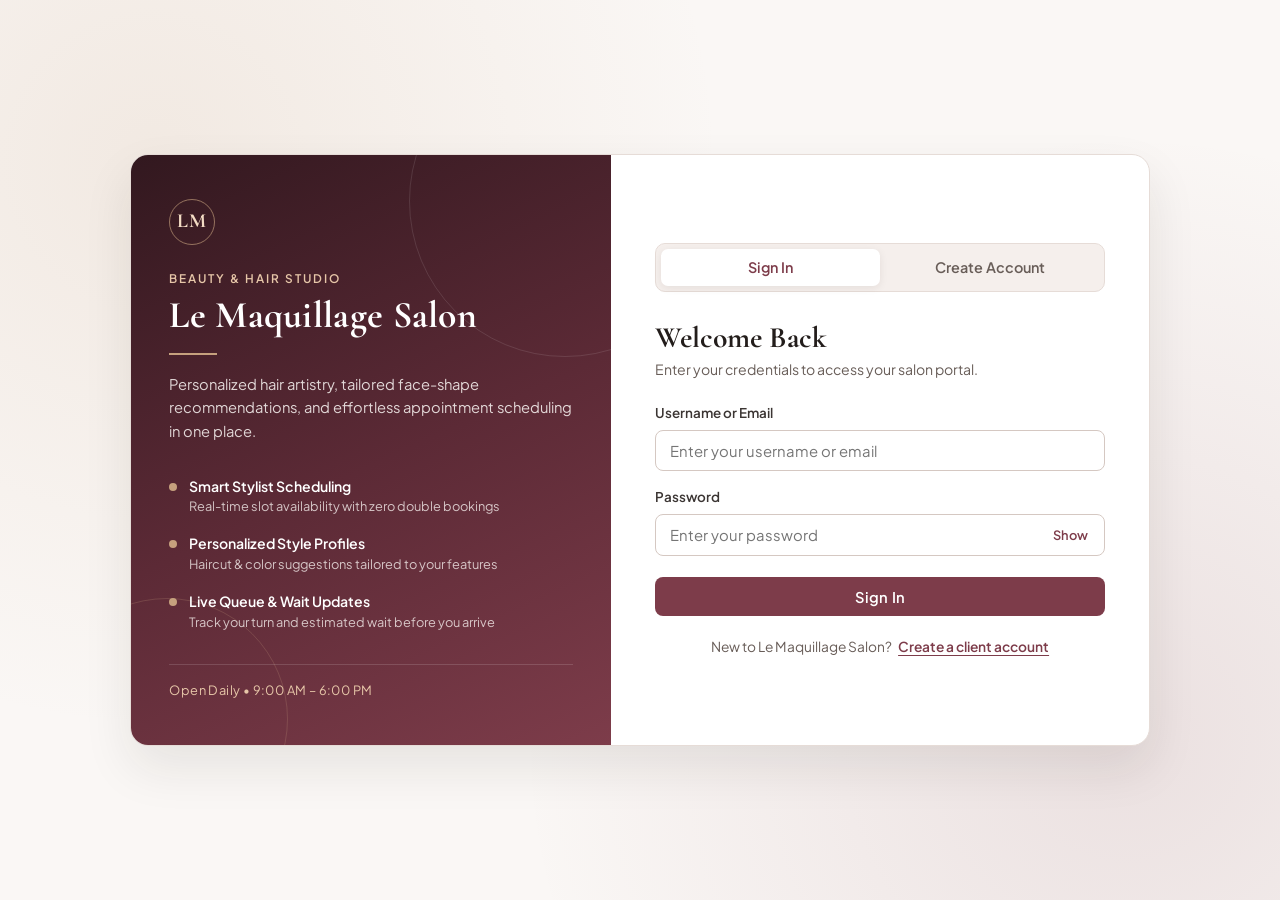
<file: index.html>
<!DOCTYPE html>
<html lang="en">
<head>
  <meta charset="UTF-8">
  <meta name="viewport" content="width=device-width, initial-scale=1.0">
  <title>Le Maquillage Salon - Sign In</title>
  <link rel="preconnect" href="https://fonts.googleapis.com">
  <link rel="preconnect" href="https://fonts.gstatic.com" crossorigin>
  <link href="https://fonts.googleapis.com/css2?family=Cormorant+Garamond:ital,wght@0,600;0,700;1,600&family=Plus+Jakarta+Sans:wght@400;500;600;700&display=swap" rel="stylesheet">
  <link rel="stylesheet" href="style.css">
</head>
<body class="auth-body">

  <main class="auth-wrapper">
    <div class="auth-shell">

      <!-- LEFT PANEL: SALON BRAND SHOWCASE -->
      <aside class="auth-brand-panel">
        <div class="auth-brand-top">
          <div class="auth-monogram">LM</div>
          <span class="auth-eyebrow">Beauty & Hair Studio</span>
          <h1 class="auth-brand-title">Le Maquillage Salon</h1>
          <div class="auth-accent-line"></div>
          <p class="auth-brand-copy">
            Personalized hair artistry, tailored face-shape recommendations, and effortless appointment scheduling in one place.
          </p>
        </div>

        <ul class="auth-highlights">
          <li>
            <span class="highlight-dot"></span>
            <div>
              <strong>Smart Stylist Scheduling</strong>
              <span>Real-time slot availability with zero double bookings</span>
            </div>
          </li>
          <li>
            <span class="highlight-dot"></span>
            <div>
              <strong>Personalized Style Profiles</strong>
              <span>Haircut & color suggestions tailored to your features</span>
            </div>
          </li>
          <li>
            <span class="highlight-dot"></span>
            <div>
              <strong>Live Queue & Wait Updates</strong>
              <span>Track your turn and estimated wait before you arrive</span>
            </div>
          </li>
        </ul>

        <div class="auth-brand-footer">
          <span>Open Daily • 9:00 AM – 6:00 PM</span>
        </div>
      </aside>

      <!-- RIGHT PANEL: TABBED SIGN IN & REGISTRATION -->
      <section class="auth-form-panel">

        <!-- Standard Website Auth Switcher Tabs -->
        <div class="auth-tabs" role="tablist" aria-label="Account access">
          <button type="button" class="auth-tab is-active" id="tab-login" data-auth-tab="login" aria-selected="true">
            Sign In
          </button>
          <button type="button" class="auth-tab" id="tab-register" data-auth-tab="register" aria-selected="false">
            Create Account
          </button>
        </div>

        <!-- [SPRINT 1 - ID 001] LOGIN FORM -->
        <form id="login-form" class="auth-form-view" action="#" method="post">
          <div class="auth-heading">
            <h2>Welcome Back</h2>
            <p>Enter your credentials to access your salon portal.</p>
          </div>

          <div class="form-group">
            <label for="login-identifier">Username or Email</label>
            <input type="text" id="login-identifier" name="identifier" placeholder="Enter your username or email" autocomplete="username" required>
          </div>

          <div class="form-group">
            <label for="login-password">Password</label>
            <div class="password-wrap">
              <input type="password" id="login-password" name="password" placeholder="Enter your password" autocomplete="current-password" required>
              <button type="button" class="password-toggle" data-toggle-password="login-password">Show</button>
            </div>
          </div>

          <button type="submit" class="btn btn-primary btn-auth">Sign In</button>

          <p class="auth-switch-note">
            New to Le Maquillage Salon?
            <button type="button" class="auth-text-link" data-auth-tab="register">Create a client account</button>
          </p>
        </form>

        <!-- [SPRINT 1 - ID 001 <<include>>] CLIENT REGISTRATION FORM -->
        <form id="register-form" class="auth-form-view is-hidden" action="#" method="post">
          <div class="auth-heading">
            <h2>Create Account</h2>
            <p>Register to book appointments, track queues, and view your style gallery.</p>
          </div>
          

          <div class="form-row">
          <div class="form-group">
            <label for="reg-firstname">First Name</label>
            <input type="text" id="reg-firstname" name="first_name"
                   placeholder="e.g., Maria Clara"
                   autocomplete="given-name" maxlength="75" required>
          </div>

         <div class="form-group">
            <label for="reg-lastname">Last Name</label>
            <input type="text" id="reg-lastname" name="last_name"
                   placeholder="e.g., Santos"
                   autocomplete="family-name" maxlength="75" required>
          </div>
        </div>

          <div class="form-row">
            <div class="form-group">
              <label for="reg-username">Username</label>
              <input type="text" id="reg-username" name="username" placeholder="Choose a username" autocomplete="username" required>
            </div>
            <div class="form-group">
              <label for="reg-phone">Phone Number</label>
              <input type="tel" id="reg-phone" name="phone" placeholder="0917-000-0000" autocomplete="tel" required>
            </div>
          </div>

          <div class="form-group">
            <label for="reg-email">Email Address</label>
            <input type="email" id="reg-email" name="email" placeholder="you@example.com" autocomplete="email" required>
          </div>

          <div class="form-group">
            <label for="reg-password">Password</label>
            <div class="password-wrap">
              <input type="password" id="reg-password" name="password" placeholder="Create a password" autocomplete="new-password" required>
              <button type="button" class="password-toggle" data-toggle-password="reg-password">Show</button>
            </div>
          </div>

          <button type="submit" class="btn btn-primary btn-auth">Create Account</button>

          <p class="auth-switch-note">
            Already have an account?
            <button type="button" class="auth-text-link" data-auth-tab="login">Sign in instead</button>
          </p>
        </form>

      </section>

    </div>
  </main>

  <script src="script.js"></script>
</body>
</html>
</file>
<file: style.css>
/* Le Maquillage Salon - Shared Salon Stylesheet */
:root {
  --bg-page: #faf7f5;
  --bg-surface: #ffffff;
  --bg-subtle: #f5efec;
  --ink-primary: #231d1b;
  --ink-secondary: #685d58;
  --border-soft: #e6dcd7;
  --border-input: #d5c8c2;
  --brand-primary: #7d3c4a;
  --brand-hover: #632d39;
  --brand-tint: #f4e8eb;
  --accent-gold: #c6a17e;
  --font-display: "Cormorant Garamond", Georgia, serif;
  --font-sans: "Plus Jakarta Sans", "Segoe UI", Tahoma, sans-serif;
}

* {
  box-sizing: border-box;
  margin: 0;
  padding: 0;
}

html {
  scroll-behavior: smooth;
}

body {
  font-family: var(--font-sans);
  background-color: var(--bg-page);
  color: var(--ink-primary);
  line-height: 1.55;
  -webkit-font-smoothing: antialiased;
}

/* ==============================================================================
   AUTH PAGE (LOGIN & REGISTRATION SPLIT LAYOUT)
   ============================================================================== */
body.auth-body {
  background:
    radial-gradient(circle at 12% 18%, rgba(198, 161, 126, 0.16), transparent 42%),
    radial-gradient(circle at 88% 82%, rgba(125, 60, 74, 0.12), transparent 45%),
    var(--bg-page);
  min-height: 100vh;
  display: flex;
  align-items: center;
  justify-content: center;
  padding: 1.5rem;
}

.auth-wrapper {
  width: 100%;
  max-width: 1020px;
}

.auth-shell {
  display: grid;
  grid-template-columns: 1fr 1.12fr;
  background-color: var(--bg-surface);
  border: 1px solid var(--border-soft);
  border-radius: 18px;
  overflow: hidden;
  box-shadow: 0 22px 50px rgba(35, 29, 27, 0.09);
}

/* Left Brand Showcase Panel */
.auth-brand-panel {
  position: relative;
  background: linear-gradient(155deg, #32181f 0%, #5c2a36 52%, #7d3c4a 100%);
  color: #fdf9f7;
  padding: 2.75rem 2.4rem;
  display: flex;
  flex-direction: column;
  justify-content: space-between;
  gap: 2rem;
  overflow: hidden;
}

.auth-brand-panel::before {
  content: "";
  position: absolute;
  width: 310px;
  height: 310px;
  border-radius: 50%;
  border: 1px solid rgba(255, 255, 255, 0.11);
  top: -110px;
  right: -110px;
  pointer-events: none;
}

.auth-brand-panel::after {
  content: "";
  position: absolute;
  width: 240px;
  height: 240px;
  border-radius: 50%;
  border: 1px solid rgba(198, 161, 126, 0.22);
  bottom: -95px;
  left: -85px;
  pointer-events: none;
}

.auth-monogram {
  width: 46px;
  height: 46px;
  border-radius: 50%;
  border: 1px solid rgba(198, 161, 126, 0.65);
  display: flex;
  align-items: center;
  justify-content: center;
  font-family: var(--font-display);
  font-size: 1.25rem;
  font-weight: 700;
  letter-spacing: 1px;
  color: #f3dcc4;
  margin-bottom: 1.25rem;
}

.auth-eyebrow {
  display: inline-block;
  font-size: 0.74rem;
  font-weight: 600;
  text-transform: uppercase;
  letter-spacing: 2px;
  color: #e6c6a8;
  margin-bottom: 0.35rem;
}

.auth-brand-title {
  font-family: var(--font-display);
  font-size: 2.35rem;
  font-weight: 700;
  line-height: 1.12;
  letter-spacing: 0.3px;
  color: #ffffff;
}

.auth-accent-line {
  width: 48px;
  height: 2px;
  background-color: var(--accent-gold);
  margin: 1.1rem 0;
}

.auth-brand-copy {
  font-size: 0.92rem;
  color: rgba(253, 249, 247, 0.84);
  line-height: 1.6;
}

.auth-highlights {
  list-style: none;
  display: flex;
  flex-direction: column;
  gap: 1rem;
  position: relative;
  z-index: 1;
}

.auth-highlights li {
  display: flex;
  align-items: flex-start;
  gap: 0.75rem;
}

.highlight-dot {
  width: 8px;
  height: 8px;
  border-radius: 50%;
  background-color: var(--accent-gold);
  margin-top: 0.45rem;
  flex-shrink: 0;
}

.auth-highlights strong {
  display: block;
  font-size: 0.88rem;
  font-weight: 600;
  color: #ffffff;
}

.auth-highlights span {
  display: block;
  font-size: 0.8rem;
  color: rgba(253, 249, 247, 0.74);
}

.auth-brand-footer {
  padding-top: 1rem;
  border-top: 1px solid rgba(255, 255, 255, 0.14);
  font-size: 0.8rem;
  letter-spacing: 0.4px;
  color: #e6c6a8;
  position: relative;
  z-index: 1;
}

/* Right Form Panel */
.auth-form-panel {
  padding: 2.5rem 2.75rem;
  display: flex;
  flex-direction: column;
  justify-content: center;
}

.auth-tabs {
  display: grid;
  grid-template-columns: 1fr 1fr;
  background-color: var(--bg-subtle);
  padding: 0.3rem;
  border-radius: 10px;
  margin-bottom: 1.75rem;
  border: 1px solid var(--border-soft);
}

.auth-tab {
  border: none;
  background: transparent;
  padding: 0.6rem 1rem;
  border-radius: 7px;
  font-family: var(--font-sans);
  font-size: 0.9rem;
  font-weight: 600;
  color: var(--ink-secondary);
  cursor: pointer;
  transition: all 0.18s ease;
}

.auth-tab:hover {
  color: var(--ink-primary);
}

.auth-tab.is-active {
  background-color: var(--bg-surface);
  color: var(--brand-primary);
  box-shadow: 0 2px 8px rgba(35, 29, 27, 0.08);
}

.auth-form-view.is-hidden {
  display: none;
}

.auth-heading {
  margin-bottom: 1.4rem;
}

.auth-heading h2 {
  font-family: var(--font-display);
  font-size: 1.85rem;
  font-weight: 700;
  color: var(--ink-primary);
  line-height: 1.2;
}

.auth-heading p {
  font-size: 0.88rem;
  color: var(--ink-secondary);
  margin-top: 0.25rem;
}

.password-wrap {
  position: relative;
  display: flex;
  align-items: center;
}

.password-wrap input {
  padding-right: 4.2rem;
}

.password-toggle {
  position: absolute;
  right: 0.65rem;
  background: transparent;
  border: none;
  font-family: var(--font-sans);
  font-size: 0.8rem;
  font-weight: 600;
  color: var(--brand-primary);
  cursor: pointer;
  padding: 0.25rem 0.4rem;
  border-radius: 4px;
}

.password-toggle:hover {
  background-color: var(--brand-tint);
}

.btn-auth {
  padding: 0.78rem 1.25rem;
  font-size: 0.95rem;
  border-radius: 8px;
  margin-top: 0.35rem;
  letter-spacing: 0.2px;
}

.auth-switch-note {
  margin-top: 1.25rem;
  text-align: center;
  font-size: 0.86rem;
  color: var(--ink-secondary);
}

.auth-text-link {
  background: none;
  border: none;
  font-family: var(--font-sans);
  font-size: 0.86rem;
  font-weight: 600;
  color: var(--brand-primary);
  cursor: pointer;
  text-decoration: underline;
  text-underline-offset: 3px;
  margin-left: 0.25rem;
}

.auth-text-link:hover {
  color: var(--brand-hover);
}

@media (max-width: 820px) {
  .auth-shell {
    grid-template-columns: 1fr;
  }

  .auth-brand-panel {
    padding: 2rem 1.75rem;
  }

  .auth-highlights {
    display: none;
  }

  .auth-form-panel {
    padding: 2rem 1.75rem;
  }
}

/* ==============================================================================
   TOP NAVIGATION BAR (PORTALS)
   ============================================================================== */
.navbar {
  background-color: var(--bg-surface);
  border-bottom: 1px solid var(--border-soft);
  padding: 1rem 1.75rem;
  display: flex;
  justify-content: space-between;
  align-items: center;
  flex-wrap: wrap;
  gap: 0.75rem;
}

.brand-lockup {
  display: flex;
  align-items: center;
  gap: 0.85rem;
}

.nav-monogram {
  width: 38px;
  height: 38px;
  border-radius: 50%;
  background: linear-gradient(145deg, #4a202b, #7d3c4a);
  color: #f3dcc4;
  border: 1px solid rgba(198, 161, 126, 0.55);
  display: flex;
  align-items: center;
  justify-content: center;
  font-family: var(--font-display);
  font-size: 1.05rem;
  font-weight: 700;
  letter-spacing: 0.8px;
  flex-shrink: 0;
}

.brand {
  font-family: var(--font-display);
  font-size: 1.5rem;
  font-weight: 700;
  color: var(--brand-primary);
  letter-spacing: 0.3px;
  line-height: 1.15;
}

.brand span {
  display: block;
  font-family: var(--font-sans);
  font-size: 0.76rem;
  font-weight: 500;
  color: var(--ink-secondary);
  letter-spacing: 0.4px;
}

.nav-user {
  display: flex;
  align-items: center;
  gap: 1rem;
  font-size: 0.9rem;
}

.nav-username {
  font-weight: 600;
  color: var(--ink-primary);
}

.role-tag {
  background-color: var(--brand-tint);
  color: var(--brand-primary);
  padding: 0.25rem 0.65rem;
  border-radius: 999px;
  font-weight: 600;
  font-size: 0.75rem;
  text-transform: uppercase;
  letter-spacing: 0.5px;
}

/* ==============================================================================
   LEFT-SIDE DOCKED "BOOK AN APPOINTMENT" TAB
   ============================================================================== */
.left-booking-tab {
  position: fixed;
  left: 0;
  top: 50%;
  transform: translateY(-50%);
  z-index: 900;
  writing-mode: vertical-rl;
  text-orientation: mixed;
  background: linear-gradient(180deg, #4a202b 0%, #7d3c4a 100%);
  color: #fdf9f7;
  border: 1px solid rgba(198, 161, 126, 0.55);
  border-left: none;
  border-radius: 0 12px 12px 0;
  padding: 1.1rem 0.65rem;
  font-family: var(--font-sans);
  font-size: 0.84rem;
  font-weight: 700;
  letter-spacing: 0.8px;
  text-transform: uppercase;
  cursor: pointer;
  display: flex;
  align-items: center;
  gap: 0.55rem;
  box-shadow: 4px 6px 20px rgba(50, 24, 31, 0.22);
  transition: padding-left 0.18s ease, background 0.18s ease, box-shadow 0.18s ease;
}

.left-booking-tab .tab-icon {
  writing-mode: horizontal-tb;
  font-size: 1rem;
}

.left-booking-tab:hover {
  padding-left: 0.95rem;
  background: linear-gradient(180deg, #32181f 0%, #632d39 100%);
  box-shadow: 6px 10px 26px rgba(50, 24, 31, 0.3);
}

@media (max-width: 768px) {
  .left-booking-tab {
    top: auto;
    bottom: 1rem;
    left: 1rem;
    transform: none;
    writing-mode: horizontal-tb;
    border-left: 1px solid rgba(198, 161, 126, 0.55);
    border-radius: 999px;
    padding: 0.72rem 1.15rem;
  }

  .left-booking-tab:hover {
    padding-left: 1.15rem;
  }
}

/* ==============================================================================
   BOOK AN APPOINTMENT & SERVICES MODAL OVERLAYS
   ============================================================================== */
.modal-backdrop {
  position: fixed;
  inset: 0;
  z-index: 1100;
  background:
    radial-gradient(circle at 20% 20%, rgba(125, 60, 74, 0.35), transparent 55%),
    rgba(30, 20, 23, 0.74);
  backdrop-filter: blur(5px);
  display: flex;
  align-items: flex-start;
  justify-content: center;
  padding: 1.5rem 1.25rem;
  overflow-y: auto;
}

.modal-backdrop[hidden] {
  display: none;
}

.modal-dialog {
  background-color: var(--bg-surface);
  border: 1px solid var(--border-soft);
  border-radius: 16px;
  width: 100%;
  max-width: 580px;
  margin: auto;
  padding: 1.85rem 2rem;
  box-shadow: 0 28px 60px rgba(20, 12, 14, 0.35);
  animation: modalFadeIn 0.2s ease-out;
}

.modal-dialog-wide {
  max-width: 1040px;
  padding: 1.35rem 1.6rem;
}

.modal-dialog-wide .modal-top {
  padding-bottom: 0.65rem;
  margin-bottom: 0.85rem;
}

.modal-dialog-wide .form-group {
  margin-bottom: 0.7rem;
}

.modal-dialog-wide .style-grid {
  gap: 0.75rem;
  margin-top: 0.75rem;
}

.modal-dialog-wide .style-card {
  padding: 0.85rem;
  gap: 0.45rem;
}

.modal-dialog-wide .pagination-bar {
  margin-top: 0.85rem;
  padding-top: 0.75rem;
}

.walkin-picker-btn {
  width: 100%;
  padding: 0.68rem 0.85rem;
  font-size: 0.93rem;
  background-color: var(--bg-surface);
  border: 1px solid var(--border-input);
  color: var(--ink-primary);
  display: flex;
  justify-content: space-between;
  align-items: center;
  gap: 0.5rem;
  text-align: left;
}

.walkin-picker-btn:hover {
  border-color: var(--brand-primary);
  background-color: var(--brand-tint);
  color: var(--brand-primary);
}

.walkin-picker-btn.has-selection {
  border-color: var(--brand-primary);
  background-color: var(--brand-tint);
  color: var(--brand-primary);
}

.picker-chevron {
  font-size: 0.8rem;
  opacity: 0.75;
  flex-shrink: 0;
}

@keyframes modalFadeIn {
  from {
    opacity: 0;
    transform: translateY(10px) scale(0.98);
  }
  to {
    opacity: 1;
    transform: translateY(0) scale(1);
  }
}

.modal-top {
  display: flex;
  justify-content: space-between;
  align-items: flex-start;
  gap: 1rem;
  padding-bottom: 0.85rem;
  margin-bottom: 1.25rem;
  border-bottom: 1px solid #f0eae8;
}

.modal-top h2 {
  font-family: var(--font-display);
  font-size: 1.65rem;
  font-weight: 700;
  color: var(--ink-primary);
  line-height: 1.15;
}

.modal-subtitle {
  font-size: 0.85rem;
  color: var(--ink-secondary);
  margin-top: 0.25rem;
}

.modal-close {
  background: var(--bg-subtle);
  border: 1px solid var(--border-soft);
  color: var(--ink-primary);
  width: 34px;
  height: 34px;
  border-radius: 50%;
  font-size: 1.35rem;
  line-height: 1;
  cursor: pointer;
  display: flex;
  align-items: center;
  justify-content: center;
  flex-shrink: 0;
  transition: background-color 0.16s ease, color 0.16s ease;
}

.modal-close:hover {
  background-color: var(--brand-primary);
  color: #ffffff;
}

/* ==============================================================================
   PORTAL HERO BANNER & CONTAINERS
   ============================================================================== */
.container {
  max-width: 1120px;
  margin: 2rem auto;
  padding: 0 1.25rem 0 2.75rem;
  display: flex;
  flex-direction: column;
  gap: 1.5rem;
}

@media (max-width: 768px) {
  .container {
    padding: 0 1.25rem 4.5rem;
  }
}

.portal-hero {
  position: relative;
  background: linear-gradient(135deg, #32181f 0%, #5c2a36 55%, #7d3c4a 100%);
  color: #fdf9f7;
  border-radius: 14px;
  padding: 2rem 2.25rem;
  box-shadow: 0 14px 32px rgba(50, 24, 31, 0.14);
  overflow: hidden;
  display: flex;
  flex-direction: column;
  gap: 1.35rem;
}

.portal-hero::after {
  content: "";
  position: absolute;
  width: 260px;
  height: 260px;
  border-radius: 50%;
  border: 1px solid rgba(198, 161, 126, 0.22);
  top: -95px;
  right: -75px;
  pointer-events: none;
}

.portal-eyebrow {
  display: inline-block;
  font-size: 0.72rem;
  font-weight: 600;
  text-transform: uppercase;
  letter-spacing: 2px;
  color: #e6c6a8;
  margin-bottom: 0.3rem;
}

.portal-hero-text h1 {
  font-family: var(--font-display);
  font-size: 2rem;
  font-weight: 700;
  line-height: 1.15;
  color: #ffffff;
}

.portal-hero-text p {
  font-size: 0.9rem;
  color: rgba(253, 249, 247, 0.84);
  max-width: 640px;
  margin-top: 0.35rem;
}

.portal-nav-pills {
  display: flex;
  flex-wrap: wrap;
  gap: 0.5rem;
  position: relative;
  z-index: 1;
}

.nav-pill {
  text-decoration: none;
  font-family: var(--font-sans);
  font-size: 0.8rem;
  font-weight: 600;
  color: #fdf9f7;
  background-color: rgba(255, 255, 255, 0.12);
  border: 1px solid rgba(255, 255, 255, 0.2);
  padding: 0.38rem 0.85rem;
  border-radius: 999px;
  cursor: pointer;
  transition: background-color 0.16s ease, border-color 0.16s ease;
}

.nav-pill:hover {
  background-color: rgba(198, 161, 126, 0.28);
  border-color: #e6c6a8;
}

.grid-2 {
  display: grid;
  grid-template-columns: repeat(auto-fit, minmax(310px, 1fr));
  gap: 1.5rem;
}

.card {
  background-color: var(--bg-surface);
  border: 1px solid var(--border-soft);
  border-radius: 12px;
  padding: 1.5rem;
  box-shadow: 0 4px 16px rgba(35, 29, 27, 0.03);
}

.card-header {
  margin-bottom: 1.15rem;
  padding-bottom: 0.75rem;
  border-bottom: 1px solid #f0eae8;
}

.card-kicker {
  display: inline-block;
  font-size: 0.72rem;
  font-weight: 700;
  text-transform: uppercase;
  letter-spacing: 1.4px;
  color: var(--brand-primary);
  margin-bottom: 0.15rem;
}

.card-header h2 {
  font-family: var(--font-display);
  font-size: 1.45rem;
  font-weight: 700;
  color: var(--ink-primary);
}

.card-header p {
  font-size: 0.85rem;
  color: var(--ink-secondary);
  margin-top: 0.2rem;
}

/* ==============================================================================
   FORMS & INPUTS
   ============================================================================== */
.form-group {
  margin-bottom: 1rem;
}

.form-row {
  display: grid;
  grid-template-columns: repeat(auto-fit, minmax(160px, 1fr));
  gap: 1rem;
}

label {
  display: block;
  font-size: 0.84rem;
  font-weight: 600;
  margin-bottom: 0.35rem;
  color: #3b3533;
}

input,
select,
textarea {
  width: 100%;
  padding: 0.68rem 0.85rem;
  border: 1px solid var(--border-input);
  border-radius: 8px;
  font-family: var(--font-sans);
  font-size: 0.93rem;
  background-color: var(--bg-surface);
  color: var(--ink-primary);
  transition: border-color 0.16s ease, box-shadow 0.16s ease;
}

input:focus,
select:focus,
textarea:focus {
  outline: none;
  border-color: var(--brand-primary);
  box-shadow: 0 0 0 3px rgba(125, 60, 74, 0.12);
}

textarea {
  min-height: 5rem;
  resize: vertical;
}

input[readonly],
input:disabled,
select:disabled,
textarea:disabled {
  background-color: var(--bg-subtle);
  color: var(--ink-secondary);
  cursor: not-allowed;
}

/* ==============================================================================
   BUTTONS
   ============================================================================== */
.btn {
  display: inline-block;
  padding: 0.65rem 1.2rem;
  border: none;
  border-radius: 8px;
  font-family: var(--font-sans);
  font-size: 0.92rem;
  font-weight: 600;
  cursor: pointer;
  text-decoration: none;
  text-align: center;
  transition: background-color 0.16s ease, color 0.16s ease, border-color 0.16s ease;
}

.btn-primary {
  background-color: var(--brand-primary);
  color: #ffffff;
  width: 100%;
}

.btn-primary:hover {
  background-color: var(--brand-hover);
}

.btn-outline {
  background-color: transparent;
  border: 1px solid var(--brand-primary);
  color: var(--brand-primary);
  padding: 0.42rem 0.88rem;
  font-size: 0.85rem;
}

.btn-outline:hover {
  background-color: var(--brand-tint);
}

.btn-outline:disabled {
  opacity: 0.45;
  cursor: not-allowed;
}

.btn-sm {
  padding: 0.28rem 0.55rem;
  font-size: 0.78rem;
  border-radius: 5px;
}

.btn-danger {
  background-color: transparent;
  border: 1px solid #9e2a2b;
  color: #9e2a2b;
}

.btn-danger:hover {
  background-color: #fbe8e8;
}

.action-group {
  display: flex;
  flex-wrap: wrap;
  gap: 0.45rem;
  align-items: center;
}

/* ==============================================================================
   TABLES & BADGES
   ============================================================================== */
.table-wrap {
  overflow-x: auto;
}

table {
  width: 100%;
  border-collapse: collapse;
  font-size: 0.9rem;
}

th,
td {
  text-align: left;
  padding: 0.75rem 0.85rem;
  border-bottom: 1px solid #eee7e4;
}

th {
  background-color: var(--bg-subtle);
  font-weight: 600;
  color: #4a4341;
}

tfoot td {
  background-color: var(--bg-subtle);
  font-weight: 700;
  color: var(--ink-primary);
  border-top: 1px solid var(--border-soft);
}

.price-cell {
  font-weight: 600;
  color: var(--brand-primary);
}

.badge {
  display: inline-block;
  padding: 0.2rem 0.55rem;
  border-radius: 999px;
  font-size: 0.78rem;
  font-weight: 600;
  white-space: nowrap;
}

.badge-confirmed,
.badge-available,
.badge-completed {
  background-color: #e4f3ea;
  color: #1f6e43;
}

.badge-waiting {
  background-color: #fef3c7;
  color: #92400e;
}

.badge-in-service {
  background-color: #e0e7ff;
  color: #3730a3;
}

.badge-walkin {
  background-color: var(--brand-tint);
  color: var(--brand-primary);
}

.badge-online {
  background-color: #e0f2fe;
  color: #075985;
}

.badge-unavailable,
.badge-cancelled {
  background-color: #fbe8e8;
  color: #9e2a2b;
}

.badge-neutral {
  background-color: #f3eeec;
  color: #4a4341;
}

.badge-popular {
  background-color: #fdf2e9;
  color: #8c5319;
  border: 1px solid rgba(198, 161, 126, 0.45);
}

.notice {
  background-color: var(--bg-subtle);
  border-left: 3px solid var(--brand-primary);
  padding: 0.75rem 1rem;
  font-size: 0.86rem;
  color: #4a4341;
  border-radius: 6px;
  margin-bottom: 1rem;
}

.sub-divider {
  margin-top: 1.5rem;
  padding-top: 1.25rem;
  border-top: 1px solid #f0eae8;
}

.sub-divider h3 {
  font-size: 1rem;
  color: var(--ink-primary);
  margin-bottom: 0.75rem;
}

/* ==============================================================================
   SERVICES & PRICES 3x3 GRID + PAGINATION
   ============================================================================== */
.style-grid {
  display: grid;
  grid-template-columns: repeat(3, minmax(0, 1fr));
  gap: 1rem;
  margin-top: 1rem;
}

@media (max-width: 920px) {
  .style-grid {
    grid-template-columns: repeat(2, minmax(0, 1fr));
  }
}

@media (max-width: 600px) {
  .style-grid {
    grid-template-columns: 1fr;
  }
}

.style-card {
  border: 1px solid var(--border-soft);
  border-radius: 10px;
  padding: 1.05rem;
  display: flex;
  flex-direction: column;
  gap: 0.6rem;
  cursor: pointer;
  background-color: var(--bg-surface);
  transition: border-color 0.16s ease, box-shadow 0.16s ease, transform 0.14s ease, background-color 0.16s ease;
}

.style-card:hover {
  border-color: var(--brand-primary);
  box-shadow: 0 8px 20px rgba(125, 60, 74, 0.09);
  transform: translateY(-2px);
}

.style-card.is-selected {
  border: 2px solid var(--brand-primary);
  background-color: #fbf5f6;
}

.style-card-top {
  display: flex;
  justify-content: space-between;
  align-items: flex-start;
  gap: 0.5rem;
}

.style-card h4 {
  font-size: 1.02rem;
  color: var(--ink-primary);
  line-height: 1.25;
}

.popular-star {
  display: inline-flex;
  align-items: center;
  justify-content: center;
  width: 22px;
  height: 22px;
  border-radius: 50%;
  background-color: #fdf2e9;
  border: 1px solid rgba(198, 161, 126, 0.55);
  color: #c88a2b;
  font-size: 0.85rem;
  line-height: 1;
  flex-shrink: 0;
  margin-left: auto;
}

.style-card p {
  font-size: 0.85rem;
  color: #4a4341;
  flex-grow: 1;
}

.tag-row {
  display: flex;
  flex-wrap: wrap;
  gap: 0.35rem;
}

.style-section-title {
  grid-column: 1 / -1;
  font-size: 0.95rem;
  color: #4a4341;
  margin-top: 0.25rem;
  padding-bottom: 0.35rem;
  border-bottom: 1px solid #f0eae8;
}

.style-services {
  border-top: 1px solid var(--border-soft);
  padding-top: 0.6rem;
  display: flex;
  flex-direction: column;
  gap: 0.32rem;
  font-size: 0.84rem;
}

.service-line,
.service-total {
  display: flex;
  justify-content: space-between;
  gap: 0.75rem;
  align-items: baseline;
}

.service-line small,
.service-total small {
  color: var(--ink-secondary);
  font-size: 0.75rem;
  margin-left: 0.25rem;
}

.service-total {
  margin-top: 0.15rem;
  padding-top: 0.4rem;
  border-top: 1px dashed var(--border-soft);
  font-weight: 600;
}

.service-total strong {
  color: var(--brand-primary);
}

.style-card-footer {
  display: flex;
  justify-content: space-between;
  align-items: center;
  gap: 0.5rem;
  padding-top: 0.45rem;
  border-top: 1px solid #f3ece9;
}

.select-hint {
  font-size: 0.76rem;
  font-weight: 600;
  color: var(--ink-secondary);
}

.style-card.is-selected .select-hint {
  color: var(--brand-primary);
}

/* Pagination Bar */
.pagination-bar {
  display: flex;
  justify-content: space-between;
  align-items: center;
  flex-wrap: wrap;
  gap: 0.75rem;
  margin-top: 1.25rem;
  padding-top: 1rem;
  border-top: 1px solid #f0eae8;
}

.pagination-info {
  font-size: 0.84rem;
  color: var(--ink-secondary);
}

.pagination-buttons {
  display: flex;
  flex-wrap: wrap;
  gap: 0.35rem;
  align-items: center;
}

.page-btn {
  border: 1px solid var(--border-input);
  background-color: var(--bg-surface);
  color: var(--ink-primary);
  font-family: var(--font-sans);
  font-size: 0.82rem;
  font-weight: 600;
  padding: 0.35rem 0.72rem;
  border-radius: 6px;
  cursor: pointer;
  transition: background-color 0.15s ease, color 0.15s ease, border-color 0.15s ease;
}

.page-btn:hover:not(:disabled) {
  border-color: var(--brand-primary);
  background-color: var(--brand-tint);
  color: var(--brand-primary);
}

.page-btn.is-active {
  background-color: var(--brand-primary);
  border-color: var(--brand-primary);
  color: #ffffff;
}

.page-btn:disabled {
  opacity: 0.45;
  cursor: not-allowed;
}

/* ==============================================================================
   SPRINT 4 REPORTS (KPI CARDS & PEAK HOUR BARS)
   ============================================================================== */
.report-kpi-grid {
  display: grid;
  grid-template-columns: repeat(auto-fit, minmax(190px, 1fr));
  gap: 0.9rem;
}

.kpi-box {
  background-color: var(--bg-subtle);
  border: 1px solid var(--border-soft);
  border-radius: 10px;
  padding: 0.9rem 1.05rem;
  display: flex;
  flex-direction: column;
  gap: 0.25rem;
}

.kpi-label {
  font-size: 0.76rem;
  font-weight: 600;
  text-transform: uppercase;
  letter-spacing: 0.6px;
  color: var(--ink-secondary);
}

.kpi-value {
  font-size: 1.25rem;
  font-weight: 700;
  color: var(--brand-primary);
  line-height: 1.25;
}

.kpi-value-sm {
  font-size: 0.98rem;
  color: var(--ink-primary);
}

.hour-bar-wrap {
  display: flex;
  align-items: center;
  gap: 0.6rem;
  min-width: 150px;
}

.hour-bar-track {
  flex-grow: 1;
  height: 8px;
  background-color: var(--bg-subtle);
  border-radius: 999px;
  overflow: hidden;
  border: 1px solid var(--border-soft);
}

.hour-bar-fill {
  height: 100%;
  background: linear-gradient(90deg, var(--brand-primary), var(--accent-gold));
  border-radius: 999px;
}

.hour-bar-pct {
  font-size: 0.78rem;
  font-weight: 600;
  color: var(--ink-secondary);
  min-width: 36px;
  text-align: right;
}

/* ==============================================================================
   SPRINT 3 MODULES (INVENTORY USAGE & GALLERY)
   ============================================================================== */
.usage-row {
  display: grid;
  grid-template-columns: 1fr 110px auto;
  gap: 0.6rem;
  align-items: center;
  margin-bottom: 0.6rem;
}

@media (max-width: 560px) {
  .usage-row {
    grid-template-columns: 1fr 90px;
  }
  .usage-row .btn {
    grid-column: 1 / -1;
  }
}

.usage-add {
  margin-bottom: 1.25rem;
}

.thumb {
  width: 64px;
  height: 64px;
  object-fit: cover;
  border-radius: 6px;
  border: 1px solid var(--border-soft);
  cursor: zoom-in;
  display: block;
}

.photo-grid {
  display: grid;
  grid-template-columns: repeat(auto-fill, minmax(220px, 1fr));
  gap: 1rem;
}

.photo-card {
  border: 1px solid var(--border-soft);
  border-radius: 10px;
  overflow: hidden;
  background-color: var(--bg-surface);
}

.photo-card img {
  display: block;
  width: 100%;
  height: 220px;
  object-fit: cover;
  cursor: zoom-in;
}

.photo-meta {
  padding: 0.75rem;
  display: flex;
  flex-direction: column;
  gap: 0.35rem;
  align-items: flex-start;
}

.photo-meta p {
  font-size: 0.88rem;
  color: var(--ink-primary);
}

.photo-meta small {
  color: var(--ink-secondary);
}

.viewer-overlay {
  position: fixed;
  inset: 0;
  background-color: rgba(0, 0, 0, 0.82);
  display: flex;
  flex-direction: column;
  align-items: center;
  justify-content: center;
  padding: 1rem;
  z-index: 1200;
  cursor: zoom-out;
}

.viewer-overlay img {
  max-width: 100%;
  max-height: 85vh;
  border-radius: 6px;
}

.viewer-overlay p {
  color: #ffffff;
  margin-top: 0.75rem;
  font-size: 0.9rem;
}

/* ==============================================================================
   RECEPTIONIST DASHBOARD SHELL (SIDEBAR + TOPBAR + 3-COLUMN BENTO GRID)
   ============================================================================== */
body.rec-shell-body {
  background-color: var(--bg-page);
  color: var(--ink-primary);
}

.rec-app {
  display: flex;
  min-height: 100vh;
}

/* Left Sidebar */
.rec-sidebar {
  width: 235px;
  flex-shrink: 0;
  background-color: var(--bg-surface);
  border-right: 1px solid var(--border-soft);
  display: flex;
  flex-direction: column;
  justify-content: space-between;
  padding: 1.25rem 0.9rem;
  position: sticky;
  top: 0;
  height: 100vh;
  overflow-y: auto;
  z-index: 950;
}

.rec-sidebar-top {
  display: flex;
  align-items: center;
  justify-content: space-between;
  padding: 0 0.45rem 1.25rem;
  border-bottom: 1px solid #f0eae8;
}

.rec-brand {
  display: flex;
  align-items: center;
  gap: 0.7rem;
  text-decoration: none;
  color: var(--ink-primary);
}

.rec-brand-mark {
  width: 36px;
  height: 36px;
  border-radius: 10px;
  background: linear-gradient(145deg, #4a202b, #7d3c4a);
  color: #f3dcc4;
  border: 1px solid rgba(198, 161, 126, 0.55);
  display: flex;
  align-items: center;
  justify-content: center;
  font-family: var(--font-display);
  font-size: 1.05rem;
  font-weight: 700;
  flex-shrink: 0;
}

.rec-brand-text strong {
  display: block;
  font-family: var(--font-display);
  font-size: 1.15rem;
  font-weight: 700;
  color: var(--brand-primary);
  line-height: 1.1;
}

.rec-brand-text span {
  display: block;
  font-size: 0.72rem;
  color: var(--ink-secondary);
}

.rec-sidebar-close {
  display: none;
  background: transparent;
  border: none;
  font-size: 1.4rem;
  color: var(--ink-secondary);
  cursor: pointer;
}

.rec-nav {
  display: flex;
  flex-direction: column;
  gap: 1.1rem;
  margin-top: 1.1rem;
  flex-grow: 1;
}

.rec-nav-group {
  display: flex;
  flex-direction: column;
  gap: 0.22rem;
}

.rec-nav-heading {
  font-size: 0.68rem;
  font-weight: 700;
  letter-spacing: 1.2px;
  color: var(--ink-secondary);
  padding: 0 0.7rem 0.25rem;
  text-transform: uppercase;
}

.rec-nav-item {
  width: 100%;
  display: flex;
  align-items: center;
  gap: 0.72rem;
  padding: 0.58rem 0.75rem;
  border: none;
  border-radius: 10px;
  background: transparent;
  color: var(--ink-secondary);
  font-family: var(--font-sans);
  font-size: 0.88rem;
  font-weight: 500;
  text-decoration: none;
  text-align: left;
  cursor: pointer;
  transition: background-color 0.16s ease, color 0.16s ease;
}

.rec-nav-item svg {
  width: 17px;
  height: 17px;
  stroke: currentColor;
  fill: none;
  stroke-width: 1.9;
  stroke-linecap: round;
  stroke-linejoin: round;
  flex-shrink: 0;
}

.rec-nav-item:hover {
  background-color: var(--bg-subtle);
  color: var(--ink-primary);
}

.rec-nav-item.is-active {
  background-color: var(--brand-tint);
  color: var(--brand-primary);
  font-weight: 700;
}

.rec-sidebar-footer {
  padding-top: 0.9rem;
  border-top: 1px solid #f0eae8;
}

.rec-logout-link:hover {
  background-color: #fbe8e8;
  color: #9e2a2b;
}

/* Main Workspace & Topbar */
.rec-workspace {
  flex-grow: 1;
  min-width: 0;
  display: flex;
  flex-direction: column;
}

.rec-topbar {
  background-color: var(--bg-surface);
  border-bottom: 1px solid var(--border-soft);
  padding: 0.85rem 1.65rem;
  display: flex;
  align-items: center;
  justify-content: space-between;
  gap: 1rem;
  position: sticky;
  top: 0;
  z-index: 800;
}

.rec-topbar-left {
  display: flex;
  align-items: center;
  gap: 0.75rem;
  flex-grow: 1;
  max-width: 440px;
}

.rec-menu-btn {
  display: none;
  background: var(--bg-subtle);
  border: 1px solid var(--border-soft);
  border-radius: 8px;
  padding: 0.42rem 0.65rem;
  font-size: 1.1rem;
  cursor: pointer;
  color: var(--ink-primary);
}

.rec-search-box {
  position: relative;
  width: 100%;
  display: flex;
  align-items: center;
}

.rec-search-box svg {
  position: absolute;
  left: 0.8rem;
  width: 16px;
  height: 16px;
  stroke: var(--ink-secondary);
  fill: none;
  stroke-width: 2;
  pointer-events: none;
}

.rec-search-box input {
  background-color: var(--bg-subtle);
  border: 1px solid transparent;
  border-radius: 10px;
  padding: 0.55rem 0.85rem 0.55rem 2.3rem;
  font-size: 0.86rem;
}

.rec-search-box input:focus {
  background-color: var(--bg-surface);
  border-color: var(--brand-primary);
}

.rec-topbar-right {
  display: flex;
  align-items: center;
  gap: 1rem;
}

.rec-notif-wrap {
  position: relative;
}

.rec-icon-btn {
  position: relative;
  width: 38px;
  height: 38px;
  border-radius: 50%;
  border: 1px solid var(--border-soft);
  background-color: var(--bg-surface);
  color: var(--ink-primary);
  display: flex;
  align-items: center;
  justify-content: center;
  cursor: pointer;
  transition: background-color 0.16s ease, border-color 0.16s ease;
}

.rec-icon-btn:hover {
  background-color: var(--brand-tint);
  border-color: var(--brand-primary);
  color: var(--brand-primary);
}

.rec-icon-btn svg {
  width: 18px;
  height: 18px;
  stroke: currentColor;
  fill: none;
  stroke-width: 1.9;
}

.rec-notif-dot {
  position: absolute;
  top: -3px;
  right: -3px;
  min-width: 18px;
  height: 18px;
  padding: 0 4px;
  border-radius: 999px;
  background-color: var(--brand-primary);
  color: #ffffff;
  font-size: 0.68rem;
  font-weight: 700;
  display: flex;
  align-items: center;
  justify-content: center;
}

.rec-notif-dot[hidden] {
  display: none;
}

.rec-notif-popover {
  position: absolute;
  right: 0;
  top: calc(100% + 0.5rem);
  width: 300px;
  background-color: var(--bg-surface);
  border: 1px solid var(--border-soft);
  border-radius: 12px;
  box-shadow: 0 16px 36px rgba(35, 29, 27, 0.14);
  z-index: 1000;
  overflow: hidden;
}

.rec-notif-popover[hidden] {
  display: none;
}

.rec-notif-header {
  padding: 0.75rem 1rem;
  background-color: var(--bg-subtle);
  border-bottom: 1px solid var(--border-soft);
  font-size: 0.84rem;
}

.rec-notif-list {
  max-height: 260px;
  overflow-y: auto;
  display: flex;
  flex-direction: column;
}

.rec-notif-item {
  padding: 0.7rem 1rem;
  border-bottom: 1px solid #f2ece9;
  font-size: 0.82rem;
  color: var(--ink-primary);
  background: transparent;
  border-left: none;
  border-right: none;
  border-top: none;
  text-align: left;
  cursor: pointer;
}

.rec-notif-item:hover {
  background-color: var(--bg-page);
}

.rec-profile-chip {
  display: flex;
  align-items: center;
  gap: 0.7rem;
}

.rec-profile-meta {
  text-align: right;
  line-height: 1.2;
}

.rec-profile-meta .nav-username {
  display: block;
  font-size: 0.88rem;
  font-weight: 700;
  color: var(--ink-primary);
}

.rec-profile-role {
  font-size: 0.75rem;
  color: var(--ink-secondary);
}

.rec-avatar-circle {
  width: 38px;
  height: 38px;
  border-radius: 50%;
  background: linear-gradient(145deg, #4a202b, #7d3c4a);
  color: #fdf9f7;
  font-size: 0.82rem;
  font-weight: 700;
  display: flex;
  align-items: center;
  justify-content: center;
  flex-shrink: 0;
}

/* Main Panel Container */
.rec-main {
  padding: 1.4rem 1.65rem 2.25rem;
  max-width: 1380px;
  width: 100%;
  margin: 0 auto;
}

.rec-panel[hidden] {
  display: none;
}

/* 3-Column Bento Grid */
.rec-bento-grid {
  display: grid;
  grid-template-columns: 1.15fr 1fr 0.95fr;
  gap: 1.25rem;
  align-items: stretch;
}

.rec-bento-col {
  display: flex;
  flex-direction: column;
  gap: 1.25rem;
}

.rec-widget {
  background-color: var(--bg-surface);
  border: 1px solid var(--border-soft);
  border-radius: 16px;
  padding: 1.25rem;
  box-shadow: 0 4px 16px rgba(35, 29, 27, 0.03);
}

.rec-widget-tall {
  height: 100%;
  background-color: var(--bg-subtle);
}

.rec-widget-head {
  display: flex;
  align-items: center;
  justify-content: space-between;
  gap: 0.75rem;
  margin-bottom: 1rem;
}

.rec-widget-head h2 {
  font-family: var(--font-sans);
  font-size: 1.05rem;
  font-weight: 700;
  color: var(--ink-primary);
}

/* Pill Buttons */
.rec-pill-btn {
  display: inline-flex;
  align-items: center;
  justify-content: center;
  gap: 0.45rem;
  padding: 0.44rem 0.85rem;
  border-radius: 8px;
  border: none;
  font-family: var(--font-sans);
  font-size: 0.78rem;
  font-weight: 600;
  cursor: pointer;
  transition: background-color 0.16s ease, transform 0.12s ease;
}

.rec-pill-dark {
  background-color: var(--brand-primary);
  color: #ffffff;
}

.rec-pill-dark:hover {
  background-color: var(--brand-hover);
}

.rec-pill-full {
  width: 100%;
  justify-content: space-between;
  padding: 0.5rem 0.8rem;
}

/* Feed Highlight Card */
.rec-feed-highlight {
  background: linear-gradient(135deg, var(--brand-tint) 0%, #f9efe9 100%);
  border: 1px solid rgba(125, 60, 74, 0.18);
  border-radius: 12px;
  padding: 1rem;
}

.rec-feed-top {
  display: flex;
  align-items: flex-start;
  justify-content: space-between;
  gap: 0.75rem;
}

.rec-feed-kicker {
  font-size: 0.8rem;
  font-weight: 700;
  color: var(--brand-primary);
  margin-bottom: 0.55rem;
}

.rec-person-row {
  display: flex;
  align-items: center;
  gap: 0.7rem;
}

.rec-mini-avatar {
  width: 38px;
  height: 38px;
  border-radius: 50%;
  background-color: #ffffff;
  border: 1.5px solid var(--accent-gold);
  color: var(--brand-primary);
  font-size: 0.8rem;
  font-weight: 700;
  display: flex;
  align-items: center;
  justify-content: center;
  flex-shrink: 0;
}

.rec-person-row strong {
  display: block;
  font-size: 0.9rem;
  color: var(--ink-primary);
}

.rec-person-row span {
  display: block;
  font-size: 0.78rem;
  color: var(--ink-secondary);
}

.rec-feed-footer {
  margin-top: 0.85rem;
  padding-top: 0.75rem;
  border-top: 1px solid rgba(125, 60, 74, 0.14);
  display: flex;
  align-items: baseline;
  justify-content: space-between;
  gap: 0.5rem;
  font-size: 0.8rem;
  color: var(--ink-secondary);
}

.rec-feed-amount {
  font-size: 1.15rem;
  font-weight: 700;
  color: var(--ink-primary);
}

/* Customers Cards */
.rec-customer-cards {
  display: grid;
  grid-template-columns: repeat(2, minmax(0, 1fr));
  gap: 0.85rem;
}

.rec-cust-card {
  background-color: var(--bg-subtle);
  border: 1px solid var(--border-soft);
  border-radius: 12px;
  padding: 0.85rem;
  display: flex;
  flex-direction: column;
  justify-content: space-between;
  gap: 0.75rem;
}

.rec-cust-status {
  align-self: flex-end;
  background-color: var(--bg-surface);
  border: 1px solid var(--border-soft);
  border-radius: 999px;
  padding: 0.16rem 0.55rem;
  font-size: 0.7rem;
  font-weight: 600;
  color: var(--brand-primary);
}

/* Today's Bookings Stack */
.rec-bookings-stack {
  display: flex;
  flex-direction: column;
  gap: 0.7rem;
}

.rec-booking-item {
  border: 1px solid var(--border-soft);
  border-radius: 12px;
  padding: 0.8rem 0.95rem;
  background-color: var(--bg-surface);
}

.rec-booking-top {
  display: flex;
  align-items: center;
  justify-content: space-between;
  gap: 0.5rem;
  padding-bottom: 0.55rem;
  border-bottom: 1px solid #f2ece9;
  font-size: 0.84rem;
}

.rec-booking-time {
  font-weight: 700;
  color: var(--ink-primary);
}

.rec-booking-client {
  font-weight: 700;
  color: var(--ink-primary);
}

.rec-booking-bottom {
  display: flex;
  align-items: center;
  justify-content: space-between;
  gap: 0.5rem;
  padding-top: 0.5rem;
  font-size: 0.78rem;
  color: var(--ink-secondary);
}

/* Calendar Widget */
.rec-cal-box {
  background-color: var(--bg-subtle);
  border: 1px solid var(--border-soft);
  border-radius: 12px;
  padding: 0.9rem;
}

.rec-cal-nav {
  display: flex;
  align-items: center;
  justify-content: space-between;
  margin-bottom: 0.75rem;
  font-size: 0.88rem;
}

.rec-cal-arrow {
  background: transparent;
  border: none;
  font-size: 1.2rem;
  line-height: 1;
  color: var(--ink-primary);
  cursor: pointer;
  padding: 0.15rem 0.45rem;
  border-radius: 6px;
}

.rec-cal-arrow:hover {
  background-color: var(--brand-tint);
  color: var(--brand-primary);
}

.rec-cal-weekdays,
.rec-cal-days {
  display: grid;
  grid-template-columns: repeat(7, 1fr);
  text-align: center;
  gap: 0.25rem;
}

.rec-cal-weekdays span {
  font-size: 0.74rem;
  font-weight: 700;
  color: var(--ink-secondary);
  padding-bottom: 0.35rem;
}

.rec-cal-day {
  border: none;
  background: transparent;
  height: 30px;
  border-radius: 999px;
  font-family: var(--font-sans);
  font-size: 0.78rem;
  font-weight: 500;
  color: var(--ink-primary);
  cursor: pointer;
  position: relative;
}

.rec-cal-day:hover:not(:disabled) {
  background-color: var(--brand-tint);
  color: var(--brand-primary);
}

.rec-cal-day.is-selected {
  background-color: var(--brand-primary);
  color: #ffffff;
  font-weight: 700;
}

.rec-cal-day.has-appts::after {
  content: "";
  position: absolute;
  bottom: 3px;
  left: 50%;
  transform: translateX(-50%);
  width: 4px;
  height: 4px;
  border-radius: 50%;
  background-color: var(--accent-gold);
}

.rec-cal-agenda {
  margin-top: 0.85rem;
  display: flex;
  flex-direction: column;
  gap: 0.45rem;
}

.rec-agenda-row {
  display: flex;
  align-items: center;
  justify-content: space-between;
  gap: 0.6rem;
  padding: 0.5rem 0.75rem;
  border-radius: 8px;
  font-size: 0.8rem;
  color: var(--ink-primary);
}

.rec-agenda-row strong {
  color: var(--ink-secondary);
  font-weight: 600;
}

.rec-agenda-open {
  background-color: var(--brand-tint);
  color: var(--brand-primary);
  font-weight: 700;
  cursor: pointer;
}

.rec-agenda-open strong {
  color: var(--brand-primary);
}

/* Revenue Sub-Cards */
.rec-revenue-grid {
  display: grid;
  grid-template-columns: repeat(2, minmax(0, 1fr));
  gap: 0.85rem;
}

.rec-rev-card {
  background-color: var(--bg-subtle);
  border: 1px solid var(--border-soft);
  border-radius: 12px;
  padding: 0.9rem;
  display: flex;
  flex-direction: column;
  gap: 0.55rem;
}

.rec-rev-badge {
  width: 32px;
  height: 32px;
  border-radius: 50%;
  background-color: var(--brand-tint);
  color: var(--brand-primary);
  display: flex;
  align-items: center;
  justify-content: center;
  font-size: 0.9rem;
  font-weight: 700;
}

.rec-rev-label {
  font-size: 0.78rem;
  color: var(--ink-secondary);
}

.rec-rev-value {
  font-size: 1.2rem;
  font-weight: 700;
  color: var(--ink-primary);
}

/* Stylists Right Column */
.rec-stylists-stack {
  display: flex;
  flex-direction: column;
  gap: 0.9rem;
}

.rec-stylist-card {
  background-color: var(--bg-surface);
  border: 1px solid var(--border-soft);
  border-radius: 14px;
  overflow: hidden;
}

.rec-stylist-alert {
  background-color: var(--brand-tint);
  color: var(--brand-primary);
  font-size: 0.74rem;
  font-weight: 700;
  padding: 0.42rem 0.9rem;
  border-bottom: 1px solid rgba(125, 60, 74, 0.14);
}

.rec-stylist-body {
  padding: 0.95rem;
}

.rec-stylist-avatar {
  width: 40px;
  height: 40px;
  border-radius: 50%;
  background-color: var(--ink-primary);
  color: #ffffff;
  font-size: 0.82rem;
  font-weight: 700;
  display: flex;
  align-items: center;
  justify-content: center;
  flex-shrink: 0;
}

.rec-stylist-steps {
  margin-top: 0.8rem;
  padding-left: 0.45rem;
  display: flex;
  flex-direction: column;
  gap: 0.42rem;
  font-size: 0.78rem;
  color: var(--ink-secondary);
}

.rec-step {
  display: flex;
  align-items: center;
  gap: 0.55rem;
}

.rec-step-dot {
  width: 8px;
  height: 8px;
  border-radius: 50%;
  background-color: var(--border-input);
  flex-shrink: 0;
}

.rec-step.is-current {
  color: var(--ink-primary);
  font-weight: 700;
}

.rec-step.is-current .rec-step-dot {
  background-color: var(--brand-primary);
  box-shadow: 0 0 0 3px var(--brand-tint);
}

.rec-stylist-status-bar {
  margin-top: 0.8rem;
  padding: 0.52rem 0.75rem;
  border-radius: 8px;
  font-size: 0.78rem;
  font-weight: 600;
  display: flex;
  align-items: center;
  justify-content: space-between;
  gap: 0.5rem;
}

.rec-status-open {
  background-color: var(--brand-tint);
  color: var(--brand-primary);
}

.rec-status-break {
  background-color: var(--bg-subtle);
  color: var(--ink-secondary);
}

/* Responsive Breakpoints for Receptionist Dashboard */
@media (max-width: 1120px) {
  .rec-bento-grid {
    grid-template-columns: 1fr 1fr;
  }

  .rec-bento-col:last-child {
    grid-column: 1 / -1;
  }
}

@media (max-width: 820px) {
  .rec-sidebar {
    position: fixed;
    left: 0;
    top: 0;
    transform: translateX(-100%);
    transition: transform 0.2s ease;
    box-shadow: 12px 0 32px rgba(35, 29, 27, 0.16);
  }

  .rec-sidebar.is-open {
    transform: translateX(0);
  }

  .rec-sidebar-close,
  .rec-menu-btn {
    display: inline-flex;
    align-items: center;
    justify-content: center;
  }

  .rec-bento-grid,
  .rec-customer-cards,
  .rec-revenue-grid {
    grid-template-columns: 1fr;
  }
}

/* ==============================================================================
   STYLIST STUDIO WORKSPACE (LEFT SIDEBAR + ARTISTRY CHAIR DASHBOARD)
   ============================================================================== */
body.sty-shell-body {
  background-color: var(--bg-page);
  color: var(--ink-primary);
}

.sty-app {
  display: flex;
  min-height: 100vh;
}

/* Left Sidebar */
.sty-sidebar {
  width: 230px;
  flex-shrink: 0;
  background-color: var(--bg-surface);
  border-right: 1px solid var(--border-soft);
  display: flex;
  flex-direction: column;
  justify-content: space-between;
  padding: 1.25rem 0.9rem;
  position: sticky;
  top: 0;
  height: 100vh;
  overflow-y: auto;
  z-index: 950;
}

.sty-sidebar-top {
  display: flex;
  align-items: center;
  justify-content: space-between;
  padding: 0 0.45rem 1.25rem;
  border-bottom: 1px solid #f0eae8;
}

.sty-brand {
  display: flex;
  align-items: center;
  gap: 0.7rem;
  text-decoration: none;
  color: var(--ink-primary);
}

.sty-brand-mark {
  width: 36px;
  height: 36px;
  border-radius: 50%;
  background: linear-gradient(145deg, #4a202b, #7d3c4a);
  color: #f3dcc4;
  border: 1px solid rgba(198, 161, 126, 0.55);
  display: flex;
  align-items: center;
  justify-content: center;
  font-family: var(--font-display);
  font-size: 1.05rem;
  font-weight: 700;
  flex-shrink: 0;
}

.sty-brand-text strong {
  display: block;
  font-family: var(--font-display);
  font-size: 1.15rem;
  font-weight: 700;
  color: var(--brand-primary);
  line-height: 1.1;
}

.sty-brand-text span {
  display: block;
  font-size: 0.72rem;
  color: var(--ink-secondary);
}

.sty-sidebar-close {
  display: none;
  background: transparent;
  border: none;
  font-size: 1.4rem;
  color: var(--ink-secondary);
  cursor: pointer;
}

.sty-nav {
  display: flex;
  flex-direction: column;
  gap: 1.15rem;
  margin-top: 1.15rem;
  flex-grow: 1;
}

.sty-nav-group {
  display: flex;
  flex-direction: column;
  gap: 0.24rem;
}

.sty-nav-heading {
  font-size: 0.68rem;
  font-weight: 700;
  letter-spacing: 1.2px;
  color: var(--ink-secondary);
  padding: 0 0.7rem 0.25rem;
  text-transform: uppercase;
}

.sty-nav-item {
  width: 100%;
  display: flex;
  align-items: center;
  gap: 0.72rem;
  padding: 0.58rem 0.75rem;
  border: none;
  border-radius: 10px;
  background: transparent;
  color: var(--ink-secondary);
  font-family: var(--font-sans);
  font-size: 0.88rem;
  font-weight: 500;
  text-decoration: none;
  text-align: left;
  cursor: pointer;
  transition: background-color 0.16s ease, color 0.16s ease;
}

.sty-nav-item svg {
  width: 17px;
  height: 17px;
  stroke: currentColor;
  fill: none;
  stroke-width: 1.9;
  stroke-linecap: round;
  stroke-linejoin: round;
  flex-shrink: 0;
}

.sty-nav-item:hover {
  background-color: var(--bg-subtle);
  color: var(--ink-primary);
}

.sty-nav-item.is-active {
  background-color: var(--brand-tint);
  color: var(--brand-primary);
  font-weight: 700;
}

.sty-sidebar-footer {
  padding-top: 0.9rem;
  border-top: 1px solid #f0eae8;
}

.sty-logout-link:hover {
  background-color: #fbe8e8;
  color: #9e2a2b;
}

/* Workspace & Topbar */
.sty-workspace {
  flex-grow: 1;
  min-width: 0;
  display: flex;
  flex-direction: column;
}

.sty-topbar {
  background-color: var(--bg-surface);
  border-bottom: 1px solid var(--border-soft);
  padding: 0.85rem 1.65rem;
  display: flex;
  align-items: center;
  justify-content: space-between;
  gap: 1rem;
  position: sticky;
  top: 0;
  z-index: 800;
}

.sty-topbar-left {
  display: flex;
  align-items: center;
  gap: 0.75rem;
  flex-grow: 1;
  max-width: 440px;
}

.sty-menu-btn {
  display: none;
  background: var(--bg-subtle);
  border: 1px solid var(--border-soft);
  border-radius: 8px;
  padding: 0.42rem 0.65rem;
  font-size: 1.1rem;
  cursor: pointer;
  color: var(--ink-primary);
}

.sty-search-box {
  position: relative;
  width: 100%;
  display: flex;
  align-items: center;
}

.sty-search-box svg {
  position: absolute;
  left: 0.8rem;
  width: 16px;
  height: 16px;
  stroke: var(--ink-secondary);
  fill: none;
  stroke-width: 2;
  pointer-events: none;
}

.sty-search-box input {
  background-color: var(--bg-subtle);
  border: 1px solid transparent;
  border-radius: 10px;
  padding: 0.55rem 0.85rem 0.55rem 2.3rem;
  font-size: 0.86rem;
}

.sty-search-box input:focus {
  background-color: var(--bg-surface);
  border-color: var(--brand-primary);
}

.sty-topbar-right {
  display: flex;
  align-items: center;
  gap: 1rem;
}

.sty-shift-pill {
  background-color: var(--bg-subtle);
  border: 1px solid var(--border-soft);
  color: var(--ink-primary);
  font-size: 0.78rem;
  font-weight: 600;
  padding: 0.36rem 0.8rem;
  border-radius: 999px;
  white-space: nowrap;
}

.sty-profile-chip {
  display: flex;
  align-items: center;
  gap: 0.7rem;
}

.sty-profile-meta {
  text-align: right;
  line-height: 1.2;
}

.sty-profile-meta .nav-username {
  display: block;
  font-size: 0.88rem;
  font-weight: 700;
  color: var(--ink-primary);
}

.sty-profile-role {
  font-size: 0.75rem;
  color: var(--ink-secondary);
}

.sty-avatar-circle {
  width: 38px;
  height: 38px;
  border-radius: 50%;
  background: linear-gradient(145deg, #4a202b, #7d3c4a);
  color: #f3dcc4;
  border: 1px solid rgba(198, 161, 126, 0.55);
  font-size: 0.82rem;
  font-weight: 700;
  display: flex;
  align-items: center;
  justify-content: center;
  flex-shrink: 0;
}

/* Main Content Area */
.sty-main {
  padding: 1.45rem 1.65rem 2.5rem;
  max-width: 1320px;
  width: 100%;
  margin: 0 auto;
}

.sty-panel[hidden] {
  display: none;
}

/* Editorial Studio Header Banner */
.sty-hero-banner {
  position: relative;
  background: linear-gradient(135deg, #32181f 0%, #5c2a36 55%, #7d3c4a 100%);
  color: #fdf9f7;
  border-radius: 16px;
  padding: 1.75rem 2rem;
  display: flex;
  align-items: center;
  justify-content: space-between;
  flex-wrap: wrap;
  gap: 1.25rem;
  overflow: hidden;
  box-shadow: 0 14px 30px rgba(50, 24, 31, 0.14);
  margin-bottom: 1.25rem;
}

.sty-hero-banner::after {
  content: "";
  position: absolute;
  width: 240px;
  height: 240px;
  border-radius: 50%;
  border: 1px solid rgba(198, 161, 126, 0.24);
  top: -85px;
  right: -60px;
  pointer-events: none;
}

.sty-hero-eyebrow {
  display: inline-block;
  font-size: 0.72rem;
  font-weight: 600;
  text-transform: uppercase;
  letter-spacing: 2px;
  color: #e6c6a8;
  margin-bottom: 0.28rem;
}

.sty-hero-copy h1 {
  font-family: var(--font-display);
  font-size: 1.95rem;
  font-weight: 700;
  line-height: 1.15;
  color: #ffffff;
}

.sty-hero-copy p {
  font-size: 0.88rem;
  color: rgba(253, 249, 247, 0.84);
  max-width: 580px;
  margin-top: 0.3rem;
}

.sty-hero-actions {
  display: flex;
  flex-wrap: wrap;
  gap: 0.65rem;
  position: relative;
  z-index: 1;
}

.sty-hero-btn {
  border-radius: 9px;
  padding: 0.62rem 1.05rem;
  font-family: var(--font-sans);
  font-size: 0.84rem;
  font-weight: 600;
  cursor: pointer;
  transition: background-color 0.16s ease, border-color 0.16s ease;
}

.sty-hero-btn-solid {
  background-color: #f3dcc4;
  color: #32181f;
  border: 1px solid #f3dcc4;
}

.sty-hero-btn-solid:hover {
  background-color: #ffffff;
}

.sty-hero-btn-ghost {
  background-color: rgba(255, 255, 255, 0.12);
  color: #fdf9f7;
  border: 1px solid rgba(255, 255, 255, 0.28);
}

.sty-hero-btn-ghost:hover {
  background-color: rgba(198, 161, 126, 0.28);
  border-color: #e6c6a8;
}

/* 4-Card KPI Ribbon */
.sty-stats-ribbon {
  display: grid;
  grid-template-columns: repeat(4, minmax(0, 1fr));
  gap: 1rem;
  margin-bottom: 1.25rem;
}

.sty-stat-card {
  background-color: var(--bg-surface);
  border: 1px solid var(--border-soft);
  border-radius: 14px;
  padding: 1.05rem 1.2rem;
  display: flex;
  flex-direction: column;
  gap: 0.25rem;
  box-shadow: 0 4px 14px rgba(35, 29, 27, 0.03);
}

.sty-stat-label {
  font-size: 0.74rem;
  font-weight: 700;
  text-transform: uppercase;
  letter-spacing: 0.8px;
  color: var(--ink-secondary);
}

.sty-stat-value {
  font-family: var(--font-display);
  font-size: 1.75rem;
  font-weight: 700;
  color: var(--brand-primary);
  line-height: 1.15;
}

.sty-stat-value-sm {
  font-family: var(--font-sans);
  font-size: 1.08rem;
  padding: 0.25rem 0;
  color: var(--ink-primary);
}

.sty-stat-sub {
  font-size: 0.78rem;
  color: var(--ink-secondary);
}

/* Asymmetric 2-Zone Studio Grid */
.sty-studio-grid {
  display: grid;
  grid-template-columns: 1.45fr 1fr;
  gap: 1.25rem;
  align-items: start;
}

.sty-studio-primary,
.sty-studio-aside {
  display: flex;
  flex-direction: column;
  gap: 1.25rem;
}

.sty-surface-card {
  background-color: var(--bg-surface);
  border: 1px solid var(--border-soft);
  border-radius: 14px;
  padding: 1.35rem;
  box-shadow: 0 4px 16px rgba(35, 29, 27, 0.03);
}

.sty-surface-head {
  display: flex;
  align-items: flex-start;
  justify-content: space-between;
  gap: 0.75rem;
  padding-bottom: 0.85rem;
  margin-bottom: 1rem;
  border-bottom: 1px solid #f0eae8;
}

.sty-surface-head h2 {
  font-family: var(--font-display);
  font-size: 1.38rem;
  font-weight: 700;
  color: var(--ink-primary);
  line-height: 1.15;
}

/* Vertical Chair Timeline */
.sty-timeline {
  display: flex;
  flex-direction: column;
  gap: 0.85rem;
}

.sty-tl-item {
  display: grid;
  grid-template-columns: 78px 18px 1fr;
  gap: 0.65rem;
  align-items: stretch;
}

.sty-tl-time {
  font-size: 0.82rem;
  font-weight: 700;
  color: var(--ink-primary);
  padding-top: 0.65rem;
  text-align: right;
}

.sty-tl-time small {
  display: block;
  font-weight: 500;
  font-size: 0.72rem;
  color: var(--ink-secondary);
}

.sty-tl-rail {
  display: flex;
  flex-direction: column;
  align-items: center;
}

.sty-tl-node {
  width: 11px;
  height: 11px;
  border-radius: 50%;
  background-color: var(--brand-primary);
  box-shadow: 0 0 0 4px var(--brand-tint);
  margin-top: 0.82rem;
  flex-shrink: 0;
}

.sty-tl-line {
  width: 2px;
  flex-grow: 1;
  background-color: var(--border-soft);
  margin-top: 0.35rem;
}

.sty-tl-item:last-child .sty-tl-line {
  display: none;
}

.sty-tl-card {
  background-color: var(--bg-subtle);
  border: 1px solid var(--border-soft);
  border-radius: 12px;
  padding: 0.85rem 1rem;
  display: flex;
  flex-direction: column;
  gap: 0.45rem;
}

.sty-tl-card-top {
  display: flex;
  align-items: center;
  justify-content: space-between;
  gap: 0.5rem;
  flex-wrap: wrap;
}

.sty-tl-card-top strong {
  font-size: 0.94rem;
  color: var(--ink-primary);
}

.sty-tl-meta {
  display: flex;
  flex-wrap: wrap;
  align-items: center;
  justify-content: space-between;
  gap: 0.5rem;
  font-size: 0.82rem;
  color: var(--ink-secondary);
}

/* Recent Lookbook Strip */
.sty-lookbook-strip {
  display: grid;
  grid-template-columns: repeat(3, minmax(0, 1fr));
  gap: 0.85rem;
}

.sty-lb-item {
  border: 1px solid var(--border-soft);
  border-radius: 10px;
  overflow: hidden;
  background-color: var(--bg-subtle);
}

.sty-lb-item img {
  width: 100%;
  height: 130px;
  object-fit: cover;
  display: block;
  cursor: zoom-in;
}

.sty-lb-caption {
  padding: 0.55rem 0.65rem;
  font-size: 0.78rem;
}

.sty-lb-caption strong {
  display: block;
  color: var(--ink-primary);
  margin-top: 0.25rem;
}

/* Client Consultation Spotlight */
.sty-spotlight-card {
  background: linear-gradient(180deg, #fcf9f7 0%, #f7efec 100%);
}

.sty-spot-header {
  display: flex;
  align-items: center;
  gap: 0.8rem;
  margin-bottom: 0.9rem;
}

.sty-spot-avatar {
  width: 44px;
  height: 44px;
  border-radius: 50%;
  background-color: var(--brand-primary);
  color: #fdf9f7;
  font-weight: 700;
  font-size: 0.9rem;
  display: flex;
  align-items: center;
  justify-content: center;
  flex-shrink: 0;
}

.sty-spot-header strong {
  display: block;
  font-size: 1rem;
  color: var(--ink-primary);
}

.sty-spot-header span {
  font-size: 0.8rem;
  color: var(--ink-secondary);
}

.sty-spot-details {
  display: flex;
  flex-direction: column;
  gap: 0.55rem;
  margin-bottom: 0.95rem;
}

.sty-spot-row {
  background-color: var(--bg-surface);
  border: 1px solid var(--border-soft);
  border-radius: 8px;
  padding: 0.55rem 0.75rem;
  font-size: 0.82rem;
}

.sty-spot-row span {
  display: block;
  font-size: 0.7rem;
  font-weight: 700;
  text-transform: uppercase;
  letter-spacing: 0.6px;
  color: var(--ink-secondary);
  margin-bottom: 0.12rem;
}

/* Chair Supply Watch */
.sty-supply-list {
  display: flex;
  flex-direction: column;
  gap: 0.55rem;
}

.sty-supply-row {
  display: flex;
  align-items: center;
  justify-content: space-between;
  gap: 0.6rem;
  padding: 0.6rem 0.75rem;
  border-radius: 9px;
  background-color: var(--bg-subtle);
  border: 1px solid var(--border-soft);
  font-size: 0.83rem;
}

.sty-supply-row strong {
  display: block;
  color: var(--ink-primary);
}

.sty-supply-row small {
  color: var(--ink-secondary);
  font-size: 0.75rem;
}

/* Responsive Breakpoints */
@media (max-width: 1080px) {
  .sty-stats-ribbon {
    grid-template-columns: repeat(2, minmax(0, 1fr));
  }

  .sty-studio-grid {
    grid-template-columns: 1fr;
  }
}

@media (max-width: 820px) {
  .sty-sidebar {
    position: fixed;
    left: 0;
    top: 0;
    transform: translateX(-100%);
    transition: transform 0.2s ease;
    box-shadow: 12px 0 32px rgba(35, 29, 27, 0.16);
  }

  .sty-sidebar.is-open {
    transform: translateX(0);
  }

  .sty-sidebar-close,
  .sty-menu-btn {
    display: inline-flex;
    align-items: center;
    justify-content: center;
  }

  .sty-shift-pill {
    display: none;
  }

  .sty-stats-ribbon,
  .sty-lookbook-strip {
    grid-template-columns: 1fr;
  }
}

/* ==============================================================================
   ADMIN GOVERNANCE WORKSPACE (LEFT SIDEBAR + DIRECTORY OVERVIEW DASHBOARD)
   ============================================================================== */
body.adm-shell-body {
  background-color: var(--bg-page);
  color: var(--ink-primary);
}

.adm-app {
  display: flex;
  min-height: 100vh;
}

/* Left Sidebar */
.adm-sidebar {
  width: 230px;
  flex-shrink: 0;
  background-color: var(--bg-surface);
  border-right: 1px solid var(--border-soft);
  display: flex;
  flex-direction: column;
  justify-content: space-between;
  padding: 1.25rem 0.9rem;
  position: sticky;
  top: 0;
  height: 100vh;
  overflow-y: auto;
  z-index: 950;
}

.adm-sidebar-top {
  display: flex;
  align-items: center;
  justify-content: space-between;
  padding: 0 0.45rem 1.25rem;
  border-bottom: 1px solid #f0eae8;
}

.adm-brand {
  display: flex;
  align-items: center;
  gap: 0.7rem;
  text-decoration: none;
  color: var(--ink-primary);
}

.adm-brand-mark {
  width: 36px;
  height: 36px;
  border-radius: 8px;
  background: linear-gradient(145deg, #32181f, #7d3c4a);
  color: #f3dcc4;
  border: 1px solid rgba(198, 161, 126, 0.55);
  display: flex;
  align-items: center;
  justify-content: center;
  font-family: var(--font-display);
  font-size: 1.05rem;
  font-weight: 700;
  flex-shrink: 0;
}

.adm-brand-text strong {
  display: block;
  font-family: var(--font-display);
  font-size: 1.15rem;
  font-weight: 700;
  color: var(--brand-primary);
  line-height: 1.1;
}

.adm-brand-text span {
  display: block;
  font-size: 0.72rem;
  color: var(--ink-secondary);
}

.adm-sidebar-close {
  display: none;
  background: transparent;
  border: none;
  font-size: 1.4rem;
  color: var(--ink-secondary);
  cursor: pointer;
}

.adm-nav {
  display: flex;
  flex-direction: column;
  gap: 1.15rem;
  margin-top: 1.15rem;
  flex-grow: 1;
}

.adm-nav-group {
  display: flex;
  flex-direction: column;
  gap: 0.24rem;
}

.adm-nav-heading {
  font-size: 0.68rem;
  font-weight: 700;
  letter-spacing: 1.2px;
  color: var(--ink-secondary);
  padding: 0 0.7rem 0.25rem;
  text-transform: uppercase;
}

.adm-nav-item {
  width: 100%;
  display: flex;
  align-items: center;
  gap: 0.72rem;
  padding: 0.58rem 0.75rem;
  border: none;
  border-radius: 10px;
  background: transparent;
  color: var(--ink-secondary);
  font-family: var(--font-sans);
  font-size: 0.88rem;
  font-weight: 500;
  text-decoration: none;
  text-align: left;
  cursor: pointer;
  transition: background-color 0.16s ease, color 0.16s ease;
}

.adm-nav-item svg {
  width: 17px;
  height: 17px;
  stroke: currentColor;
  fill: none;
  stroke-width: 1.9;
  stroke-linecap: round;
  stroke-linejoin: round;
  flex-shrink: 0;
}

.adm-nav-item:hover {
  background-color: var(--bg-subtle);
  color: var(--ink-primary);
}

.adm-nav-item.is-active {
  background-color: var(--brand-tint);
  color: var(--brand-primary);
  font-weight: 700;
}

.adm-sidebar-footer {
  padding-top: 0.9rem;
  border-top: 1px solid #f0eae8;
}

.adm-logout-link:hover {
  background-color: #fbe8e8;
  color: #9e2a2b;
}

/* Workspace & Topbar */
.adm-workspace {
  flex-grow: 1;
  min-width: 0;
  display: flex;
  flex-direction: column;
}

.adm-topbar {
  background-color: var(--bg-surface);
  border-bottom: 1px solid var(--border-soft);
  padding: 0.85rem 1.65rem;
  display: flex;
  align-items: center;
  justify-content: space-between;
  gap: 1rem;
  position: sticky;
  top: 0;
  z-index: 800;
}

.adm-topbar-left {
  display: flex;
  align-items: center;
  gap: 0.75rem;
  flex-grow: 1;
  max-width: 440px;
}

.adm-menu-btn {
  display: none;
  background: var(--bg-subtle);
  border: 1px solid var(--border-soft);
  border-radius: 8px;
  padding: 0.42rem 0.65rem;
  font-size: 1.1rem;
  cursor: pointer;
  color: var(--ink-primary);
}

.adm-search-box {
  position: relative;
  width: 100%;
  display: flex;
  align-items: center;
}

.adm-search-box svg {
  position: absolute;
  left: 0.8rem;
  width: 16px;
  height: 16px;
  stroke: var(--ink-secondary);
  fill: none;
  stroke-width: 2;
  pointer-events: none;
}

.adm-search-box input {
  background-color: var(--bg-subtle);
  border: 1px solid transparent;
  border-radius: 10px;
  padding: 0.55rem 0.85rem 0.55rem 2.3rem;
  font-size: 0.86rem;
}

.adm-search-box input:focus {
  background-color: var(--bg-surface);
  border-color: var(--brand-primary);
}

.adm-topbar-right {
  display: flex;
  align-items: center;
  gap: 1rem;
}

.adm-status-pill {
  background-color: #e4f3ea;
  color: #1f6e43;
  font-size: 0.76rem;
  font-weight: 700;
  padding: 0.32rem 0.78rem;
  border-radius: 999px;
  white-space: nowrap;
}

.adm-profile-chip {
  display: flex;
  align-items: center;
  gap: 0.7rem;
}

.adm-profile-meta {
  text-align: right;
  line-height: 1.2;
}

.adm-profile-meta .nav-username {
  display: block;
  font-size: 0.88rem;
  font-weight: 700;
  color: var(--ink-primary);
}

.adm-profile-role {
  font-size: 0.75rem;
  color: var(--ink-secondary);
}

.adm-avatar-circle {
  width: 38px;
  height: 38px;
  border-radius: 50%;
  background: linear-gradient(145deg, #32181f, #7d3c4a);
  color: #f3dcc4;
  border: 1px solid rgba(198, 161, 126, 0.55);
  font-size: 0.82rem;
  font-weight: 700;
  display: flex;
  align-items: center;
  justify-content: center;
  flex-shrink: 0;
}

/* Main Content Area */
.adm-main {
  padding: 1.45rem 1.65rem 2.5rem;
  max-width: 1320px;
  width: 100%;
  margin: 0 auto;
}

.adm-panel[hidden] {
  display: none;
}

/* Top Command & Role Distribution Split */
.adm-command-split {
  display: grid;
  grid-template-columns: 1.35fr 1fr;
  gap: 1.25rem;
  margin-bottom: 1.25rem;
}

.adm-command-card {
  background: linear-gradient(145deg, #ffffff 0%, #f8f1ed 100%);
  border: 1px solid var(--border-soft);
  border-left: 4px solid var(--brand-primary);
  border-radius: 16px;
  padding: 1.6rem 1.8rem;
  display: flex;
  flex-direction: column;
  justify-content: space-between;
  gap: 0.85rem;
  box-shadow: 0 4px 16px rgba(35, 29, 27, 0.03);
}

.adm-command-card h1 {
  font-family: var(--font-display);
  font-size: 1.95rem;
  font-weight: 700;
  color: var(--ink-primary);
  line-height: 1.15;
}

.adm-command-card p {
  font-size: 0.88rem;
  color: var(--ink-secondary);
  max-width: 560px;
}

.adm-command-actions {
  display: flex;
  flex-wrap: wrap;
  gap: 0.65rem;
  margin-top: 0.25rem;
}

.adm-role-matrix-card,
.adm-surface-card {
  background-color: var(--bg-surface);
  border: 1px solid var(--border-soft);
  border-radius: 16px;
  padding: 1.35rem 1.5rem;
  box-shadow: 0 4px 16px rgba(35, 29, 27, 0.03);
}

.adm-card-top {
  display: flex;
  align-items: flex-start;
  justify-content: space-between;
  gap: 0.75rem;
  padding-bottom: 0.8rem;
  margin-bottom: 0.95rem;
  border-bottom: 1px solid #f0eae8;
}

.adm-card-top h2 {
  font-family: var(--font-display);
  font-size: 1.38rem;
  font-weight: 700;
  color: var(--ink-primary);
  line-height: 1.15;
}

.adm-role-bars {
  display: flex;
  flex-direction: column;
  gap: 0.72rem;
}

.adm-role-row {
  display: flex;
  flex-direction: column;
  gap: 0.28rem;
}

.adm-role-meta {
  display: flex;
  justify-content: space-between;
  font-size: 0.82rem;
  color: var(--ink-primary);
}

.adm-role-meta span:last-child {
  font-weight: 700;
  color: var(--brand-primary);
}

.adm-role-track {
  height: 8px;
  background-color: var(--bg-subtle);
  border-radius: 999px;
  overflow: hidden;
  border: 1px solid var(--border-soft);
}

.adm-role-fill {
  height: 100%;
  background: linear-gradient(90deg, var(--brand-primary), var(--accent-gold));
  border-radius: 999px;
}

/* 3-Card Governance Pulse Row */
.adm-pulse-grid {
  display: grid;
  grid-template-columns: repeat(3, minmax(0, 1fr));
  gap: 1.15rem;
  margin-bottom: 1.25rem;
}

.adm-pulse-card {
  background-color: var(--bg-surface);
  border: 1px solid var(--border-soft);
  border-radius: 14px;
  padding: 1.15rem 1.3rem;
  display: flex;
  flex-direction: column;
  gap: 0.3rem;
  box-shadow: 0 4px 14px rgba(35, 29, 27, 0.03);
}

.adm-pulse-head {
  display: flex;
  align-items: center;
  justify-content: space-between;
  gap: 0.5rem;
}

.adm-pulse-label {
  font-size: 0.75rem;
  font-weight: 700;
  text-transform: uppercase;
  letter-spacing: 0.8px;
  color: var(--ink-secondary);
}

.adm-pulse-value {
  font-family: var(--font-display);
  font-size: 1.85rem;
  font-weight: 700;
  color: var(--brand-primary);
  line-height: 1.15;
}

.adm-pulse-sub {
  font-size: 0.8rem;
  color: var(--ink-secondary);
}

/* Bottom 2-Column Workspace */
.adm-bottom-grid {
  display: grid;
  grid-template-columns: 1.45fr 1fr;
  gap: 1.25rem;
  align-items: start;
}

.adm-side-stack {
  display: flex;
  flex-direction: column;
  gap: 1.25rem;
}

.adm-inactive-list {
  display: flex;
  flex-direction: column;
  gap: 0.55rem;
}

.adm-inactive-item {
  display: flex;
  align-items: center;
  justify-content: space-between;
  gap: 0.65rem;
  padding: 0.65rem 0.8rem;
  background-color: var(--bg-subtle);
  border: 1px solid var(--border-soft);
  border-radius: 10px;
  font-size: 0.83rem;
}

.adm-inactive-item strong {
  display: block;
  color: var(--ink-primary);
}

.adm-inactive-item small {
  color: var(--ink-secondary);
  font-size: 0.75rem;
}

.adm-policy-card {
  background-color: var(--bg-subtle);
}

.adm-policy-list {
  list-style: none;
  display: flex;
  flex-direction: column;
  gap: 0.65rem;
  font-size: 0.83rem;
  color: var(--ink-secondary);
}

.adm-policy-list li {
  padding-left: 0.85rem;
  border-left: 2px solid var(--accent-gold);
}

.adm-policy-list strong {
  color: var(--ink-primary);
}

/* Responsive Breakpoints */
@media (max-width: 1080px) {
  .adm-command-split,
  .adm-bottom-grid {
    grid-template-columns: 1fr;
  }

  .adm-pulse-grid {
    grid-template-columns: repeat(2, minmax(0, 1fr));
  }
}

@media (max-width: 820px) {
  .adm-sidebar {
    position: fixed;
    left: 0;
    top: 0;
    transform: translateX(-100%);
    transition: transform 0.2s ease;
    box-shadow: 12px 0 32px rgba(35, 29, 27, 0.16);
  }

  .adm-sidebar.is-open {
    transform: translateX(0);
  }

  .adm-sidebar-close,
  .adm-menu-btn {
    display: inline-flex;
    align-items: center;
    justify-content: center;
  }

  .adm-status-pill,
  .adm-pulse-grid {
    grid-template-columns: 1fr;
  }

  .adm-status-pill {
    display: none;
  }
}

/* ==============================================================================
   CLIENT LOUNGE WORKSPACE (LEFT SIDEBAR + PERSONAL BEAUTY LOUNGE DASHBOARD)
   ============================================================================== */
body.cli-shell-body {
  background-color: var(--bg-page);
  color: var(--ink-primary);
}

.cli-app {
  display: flex;
  min-height: 100vh;
}

/* Left Sidebar */
.cli-sidebar {
  width: 235px;
  flex-shrink: 0;
  background-color: var(--bg-surface);
  border-right: 1px solid var(--border-soft);
  display: flex;
  flex-direction: column;
  justify-content: space-between;
  padding: 1.25rem 0.9rem;
  position: sticky;
  top: 0;
  height: 100vh;
  overflow-y: auto;
  z-index: 950;
}

.cli-sidebar-top {
  display: flex;
  align-items: center;
  justify-content: space-between;
  padding: 0 0.45rem 1.15rem;
  border-bottom: 1px solid #f0eae8;
}

.cli-brand {
  display: flex;
  align-items: center;
  gap: 0.7rem;
  text-decoration: none;
  color: var(--ink-primary);
}

.cli-brand-mark {
  width: 36px;
  height: 36px;
  border-radius: 50%;
  background: linear-gradient(145deg, #4a202b, #7d3c4a);
  color: #f3dcc4;
  border: 1px solid rgba(198, 161, 126, 0.55);
  display: flex;
  align-items: center;
  justify-content: center;
  font-family: var(--font-display);
  font-size: 1.05rem;
  font-weight: 700;
  flex-shrink: 0;
}

.cli-brand-text strong {
  display: block;
  font-family: var(--font-display);
  font-size: 1.15rem;
  font-weight: 700;
  color: var(--brand-primary);
  line-height: 1.1;
}

.cli-brand-text span {
  display: block;
  font-size: 0.72rem;
  color: var(--ink-secondary);
}

.cli-sidebar-close {
  display: none;
  background: transparent;
  border: none;
  font-size: 1.4rem;
  color: var(--ink-secondary);
  cursor: pointer;
}

.cli-sidebar-cta {
  padding: 1rem 0.25rem 0.2rem;
}

.cli-book-cta {
  padding: 0.65rem 0.9rem;
  font-size: 0.85rem;
  border-radius: 10px;
  box-shadow: 0 6px 16px rgba(125, 60, 74, 0.18);
}

.cli-nav {
  display: flex;
  flex-direction: column;
  gap: 1.1rem;
  margin-top: 1rem;
  flex-grow: 1;
}

.cli-nav-group {
  display: flex;
  flex-direction: column;
  gap: 0.24rem;
}

.cli-nav-heading {
  font-size: 0.68rem;
  font-weight: 700;
  letter-spacing: 1.2px;
  color: var(--ink-secondary);
  padding: 0 0.7rem 0.25rem;
  text-transform: uppercase;
}

.cli-nav-item {
  width: 100%;
  display: flex;
  align-items: center;
  gap: 0.72rem;
  padding: 0.58rem 0.75rem;
  border: none;
  border-radius: 10px;
  background: transparent;
  color: var(--ink-secondary);
  font-family: var(--font-sans);
  font-size: 0.88rem;
  font-weight: 500;
  text-decoration: none;
  text-align: left;
  cursor: pointer;
  transition: background-color 0.16s ease, color 0.16s ease;
}

.cli-nav-item svg {
  width: 17px;
  height: 17px;
  stroke: currentColor;
  fill: none;
  stroke-width: 1.9;
  stroke-linecap: round;
  stroke-linejoin: round;
  flex-shrink: 0;
}

.cli-nav-item:hover {
  background-color: var(--bg-subtle);
  color: var(--ink-primary);
}

.cli-nav-item.is-active {
  background-color: var(--brand-tint);
  color: var(--brand-primary);
  font-weight: 700;
}

.cli-sidebar-footer {
  padding-top: 0.9rem;
  border-top: 1px solid #f0eae8;
}

.cli-logout-link:hover {
  background-color: #fbe8e8;
  color: #9e2a2b;
}

/* Workspace & Topbar */
.cli-workspace {
  flex-grow: 1;
  min-width: 0;
  display: flex;
  flex-direction: column;
}

.cli-topbar {
  background-color: var(--bg-surface);
  border-bottom: 1px solid var(--border-soft);
  padding: 0.85rem 1.65rem;
  display: flex;
  align-items: center;
  justify-content: space-between;
  gap: 1rem;
  position: sticky;
  top: 0;
  z-index: 800;
}

.cli-topbar-left {
  display: flex;
  align-items: center;
  gap: 0.75rem;
  flex-grow: 1;
  max-width: 460px;
}

.cli-menu-btn {
  display: none;
  background: var(--bg-subtle);
  border: 1px solid var(--border-soft);
  border-radius: 8px;
  padding: 0.42rem 0.65rem;
  font-size: 1.1rem;
  cursor: pointer;
  color: var(--ink-primary);
}

.cli-search-box {
  position: relative;
  width: 100%;
  display: flex;
  align-items: center;
}

.cli-search-box svg {
  position: absolute;
  left: 0.8rem;
  width: 16px;
  height: 16px;
  stroke: var(--ink-secondary);
  fill: none;
  stroke-width: 2;
  pointer-events: none;
}

.cli-search-box input {
  background-color: var(--bg-subtle);
  border: 1px solid transparent;
  border-radius: 10px;
  padding: 0.55rem 0.85rem 0.55rem 2.3rem;
  font-size: 0.86rem;
}

.cli-search-box input:focus {
  background-color: var(--bg-surface);
  border-color: var(--brand-primary);
}

.cli-topbar-right {
  display: flex;
  align-items: center;
  gap: 1rem;
}

.cli-profile-chip {
  display: flex;
  align-items: center;
  gap: 0.7rem;
}

.cli-profile-meta {
  text-align: right;
  line-height: 1.2;
}

.cli-profile-meta .nav-username {
  display: block;
  font-size: 0.88rem;
  font-weight: 700;
  color: var(--ink-primary);
}

.cli-profile-role {
  font-size: 0.75rem;
  color: var(--ink-secondary);
}

.cli-avatar-circle {
  width: 38px;
  height: 38px;
  border-radius: 50%;
  background: linear-gradient(145deg, #4a202b, #7d3c4a);
  color: #f3dcc4;
  border: 1px solid rgba(198, 161, 126, 0.55);
  font-size: 0.82rem;
  font-weight: 700;
  display: flex;
  align-items: center;
  justify-content: center;
  flex-shrink: 0;
}

/* Main Content Area */
.cli-main {
  padding: 1.45rem 1.65rem 2.5rem;
  max-width: 1320px;
  width: 100%;
  margin: 0 auto;
}

.cli-panel[hidden] {
  display: none;
}

.cli-panel-stack {
  display: flex;
  flex-direction: column;
  gap: 1.5rem;
}

.cli-panel-stack[hidden] {
  display: none;
}

/* Personal Welcome & Style Identity Card */
.cli-welcome-card {
  position: relative;
  background: linear-gradient(135deg, #fffdfb 0%, #f7ece8 65%, #f3e2dc 100%);
  border: 1px solid var(--border-soft);
  border-radius: 16px;
  padding: 1.75rem 2rem;
  display: flex;
  align-items: center;
  justify-content: space-between;
  flex-wrap: wrap;
  gap: 1.25rem;
  margin-bottom: 1.25rem;
  box-shadow: 0 6px 20px rgba(125, 60, 74, 0.05);
}

.cli-welcome-copy h1 {
  font-family: var(--font-display);
  font-size: 2rem;
  font-weight: 700;
  color: var(--ink-primary);
  line-height: 1.15;
}

.cli-welcome-copy p {
  font-size: 0.88rem;
  color: var(--ink-secondary);
  max-width: 580px;
  margin-top: 0.3rem;
}

.cli-identity-pills {
  display: flex;
  flex-wrap: wrap;
  gap: 0.5rem;
  margin-top: 0.85rem;
}

.cli-welcome-actions {
  display: flex;
  flex-wrap: wrap;
  gap: 0.65rem;
}

/* 2-Column Client Lounge Grid */
.cli-lounge-grid {
  display: grid;
  grid-template-columns: 1.4fr 1fr;
  gap: 1.25rem;
  align-items: start;
}

.cli-lounge-primary,
.cli-lounge-aside {
  display: flex;
  flex-direction: column;
  gap: 1.25rem;
}

.cli-surface-card,
.cli-pass-card {
  background-color: var(--bg-surface);
  border: 1px solid var(--border-soft);
  border-radius: 16px;
  padding: 1.35rem 1.5rem;
  box-shadow: 0 4px 16px rgba(35, 29, 27, 0.03);
}

.cli-card-head {
  display: flex;
  align-items: flex-start;
  justify-content: space-between;
  gap: 0.75rem;
  padding-bottom: 0.8rem;
  margin-bottom: 1rem;
  border-bottom: 1px solid #f0eae8;
}

.cli-card-head h2 {
  font-family: var(--font-display);
  font-size: 1.38rem;
  font-weight: 700;
  color: var(--ink-primary);
  line-height: 1.15;
}

/* Reservation & Queue Ticket Pass */
.cli-ticket-box {
  background: linear-gradient(135deg, #32181f 0%, #632d39 100%);
  color: #fdf9f7;
  border-radius: 14px;
  padding: 1.25rem 1.4rem;
  display: flex;
  flex-direction: column;
  gap: 0.9rem;
}

.cli-ticket-top {
  display: flex;
  align-items: flex-start;
  justify-content: space-between;
  gap: 0.75rem;
  flex-wrap: wrap;
}

.cli-ticket-kicker {
  display: block;
  font-size: 0.7rem;
  font-weight: 700;
  text-transform: uppercase;
  letter-spacing: 1.5px;
  color: #e6c6a8;
}

.cli-ticket-top h3 {
  font-family: var(--font-display);
  font-size: 1.55rem;
  font-weight: 700;
  color: #ffffff;
  line-height: 1.15;
}

.cli-ticket-meta {
  display: grid;
  grid-template-columns: repeat(3, minmax(0, 1fr));
  gap: 0.75rem;
  padding-top: 0.8rem;
  border-top: 1px dashed rgba(243, 220, 196, 0.3);
  font-size: 0.82rem;
}

.cli-ticket-meta span {
  display: block;
  font-size: 0.7rem;
  color: rgba(253, 249, 247, 0.72);
  text-transform: uppercase;
  letter-spacing: 0.6px;
}

.cli-ticket-meta strong {
  color: #ffffff;
  font-size: 0.92rem;
}

.cli-empty-pass {
  background-color: var(--bg-subtle);
  border: 1px dashed var(--border-input);
  border-radius: 12px;
  padding: 1.15rem;
  display: flex;
  align-items: center;
  justify-content: space-between;
  flex-wrap: wrap;
  gap: 0.85rem;
  font-size: 0.86rem;
  color: var(--ink-secondary);
}

/* Curated Hairstyles Mini Grid */
.cli-mini-styles {
  display: grid;
  grid-template-columns: repeat(3, minmax(0, 1fr));
  gap: 0.85rem;
}

.cli-mini-style-card {
  background-color: var(--bg-subtle);
  border: 1px solid var(--border-soft);
  border-radius: 12px;
  padding: 0.9rem;
  display: flex;
  flex-direction: column;
  justify-content: space-between;
  gap: 0.55rem;
}

.cli-mini-style-card h4 {
  font-size: 0.95rem;
  color: var(--ink-primary);
  line-height: 1.25;
}

.cli-mini-style-card p {
  font-size: 0.78rem;
  color: var(--ink-secondary);
  line-height: 1.45;
}

.cli-mini-style-foot {
  display: flex;
  align-items: center;
  justify-content: space-between;
  gap: 0.4rem;
  padding-top: 0.5rem;
  border-top: 1px solid var(--border-soft);
  font-size: 0.8rem;
}

.cli-mini-style-foot strong {
  color: var(--brand-primary);
}

/* Lookbook Mini Preview */
.cli-lookbook-pair {
  display: grid;
  grid-template-columns: repeat(2, minmax(0, 1fr));
  gap: 0.75rem;
}

.cli-lb-thumb {
  border: 1px solid var(--border-soft);
  border-radius: 10px;
  overflow: hidden;
  background-color: var(--bg-subtle);
}

.cli-lb-thumb img {
  width: 100%;
  height: 135px;
  object-fit: cover;
  display: block;
  cursor: zoom-in;
}

.cli-lb-thumb-meta {
  padding: 0.5rem 0.65rem;
  font-size: 0.76rem;
  color: var(--ink-secondary);
}

/* Billing & Visits Summary */
.cli-summary-card {
  background-color: var(--bg-subtle);
}

.cli-billing-list {
  display: flex;
  flex-direction: column;
  gap: 0.6rem;
}

.cli-billing-row {
  background-color: var(--bg-surface);
  border: 1px solid var(--border-soft);
  border-radius: 10px;
  padding: 0.7rem 0.85rem;
  display: flex;
  align-items: center;
  justify-content: space-between;
  gap: 0.65rem;
  font-size: 0.83rem;
}

.cli-billing-row strong {
  display: block;
  color: var(--ink-primary);
}

.cli-billing-row small {
  color: var(--ink-secondary);
  font-size: 0.75rem;
}

/* Responsive Breakpoints */
@media (max-width: 1080px) {
  .cli-lounge-grid {
    grid-template-columns: 1fr;
  }
}

@media (max-width: 820px) {
  .cli-sidebar {
    position: fixed;
    left: 0;
    top: 0;
    transform: translateX(-100%);
    transition: transform 0.2s ease;
    box-shadow: 12px 0 32px rgba(35, 29, 27, 0.16);
  }

  .cli-sidebar.is-open {
    transform: translateX(0);
  }

  .cli-sidebar-close,
  .cli-menu-btn {
    display: inline-flex;
    align-items: center;
    justify-content: center;
  }

  .cli-mini-styles,
  .cli-ticket-meta {
    grid-template-columns: 1fr;
  }
}

/* Client Queue Help */
.queue-help {
  display: inline-flex;
  align-items: center;
  justify-content: center;
  width: 18px;
  height: 18px;
  margin-left: 4px;
  padding: 0;
  border: 1px solid var(--ink-secondary);
  border-radius: 50%;
  background: transparent;
  color: var(--ink-secondary);
  font-size: 12px;
  font-weight: 600;
  vertical-align: middle;
  cursor: help;
}

.queue-help:hover {
  background: var(--brand-tint);
  color: var(--brand-primary);
  border-color: var(--brand-primary);
}

/* Floating tooltip */
.queue-tooltip {
  position: fixed;
  inset: auto;
  position-area: top span-left;
  position-try-fallbacks: flip-block, flip-inline;
  margin: 0 0 8px 0;
  width: 220px;
  max-width: calc(100vw - 16px);
  padding: 10px 12px;
  background-color: #32282a;
  color: #ffffff;
  border: none;
  border-radius: 8px;
  font-family: var(--font-sans);
  font-size: 12px;
  font-weight: 400;
  line-height: 1.5;
  box-shadow: 0 4px 12px rgba(0, 0, 0, 0.15);
  pointer-events: none;
}
</file>
